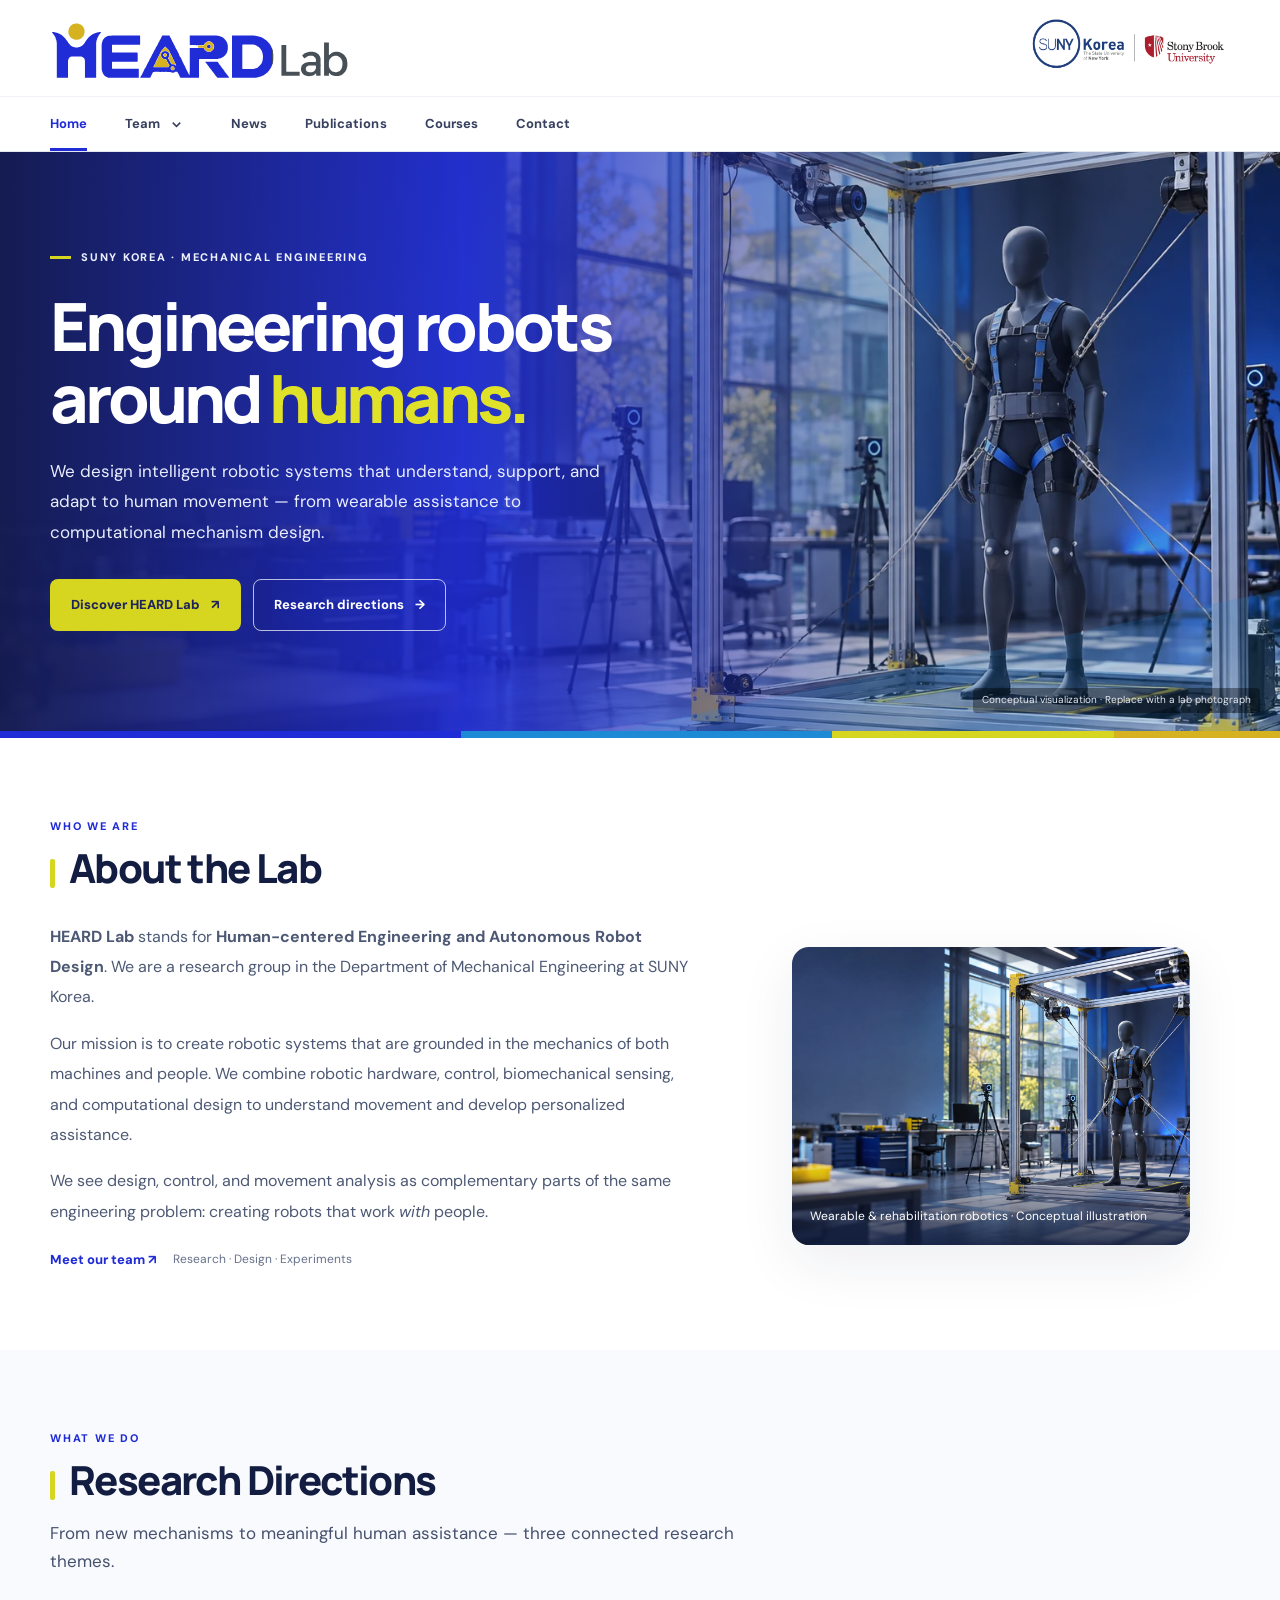
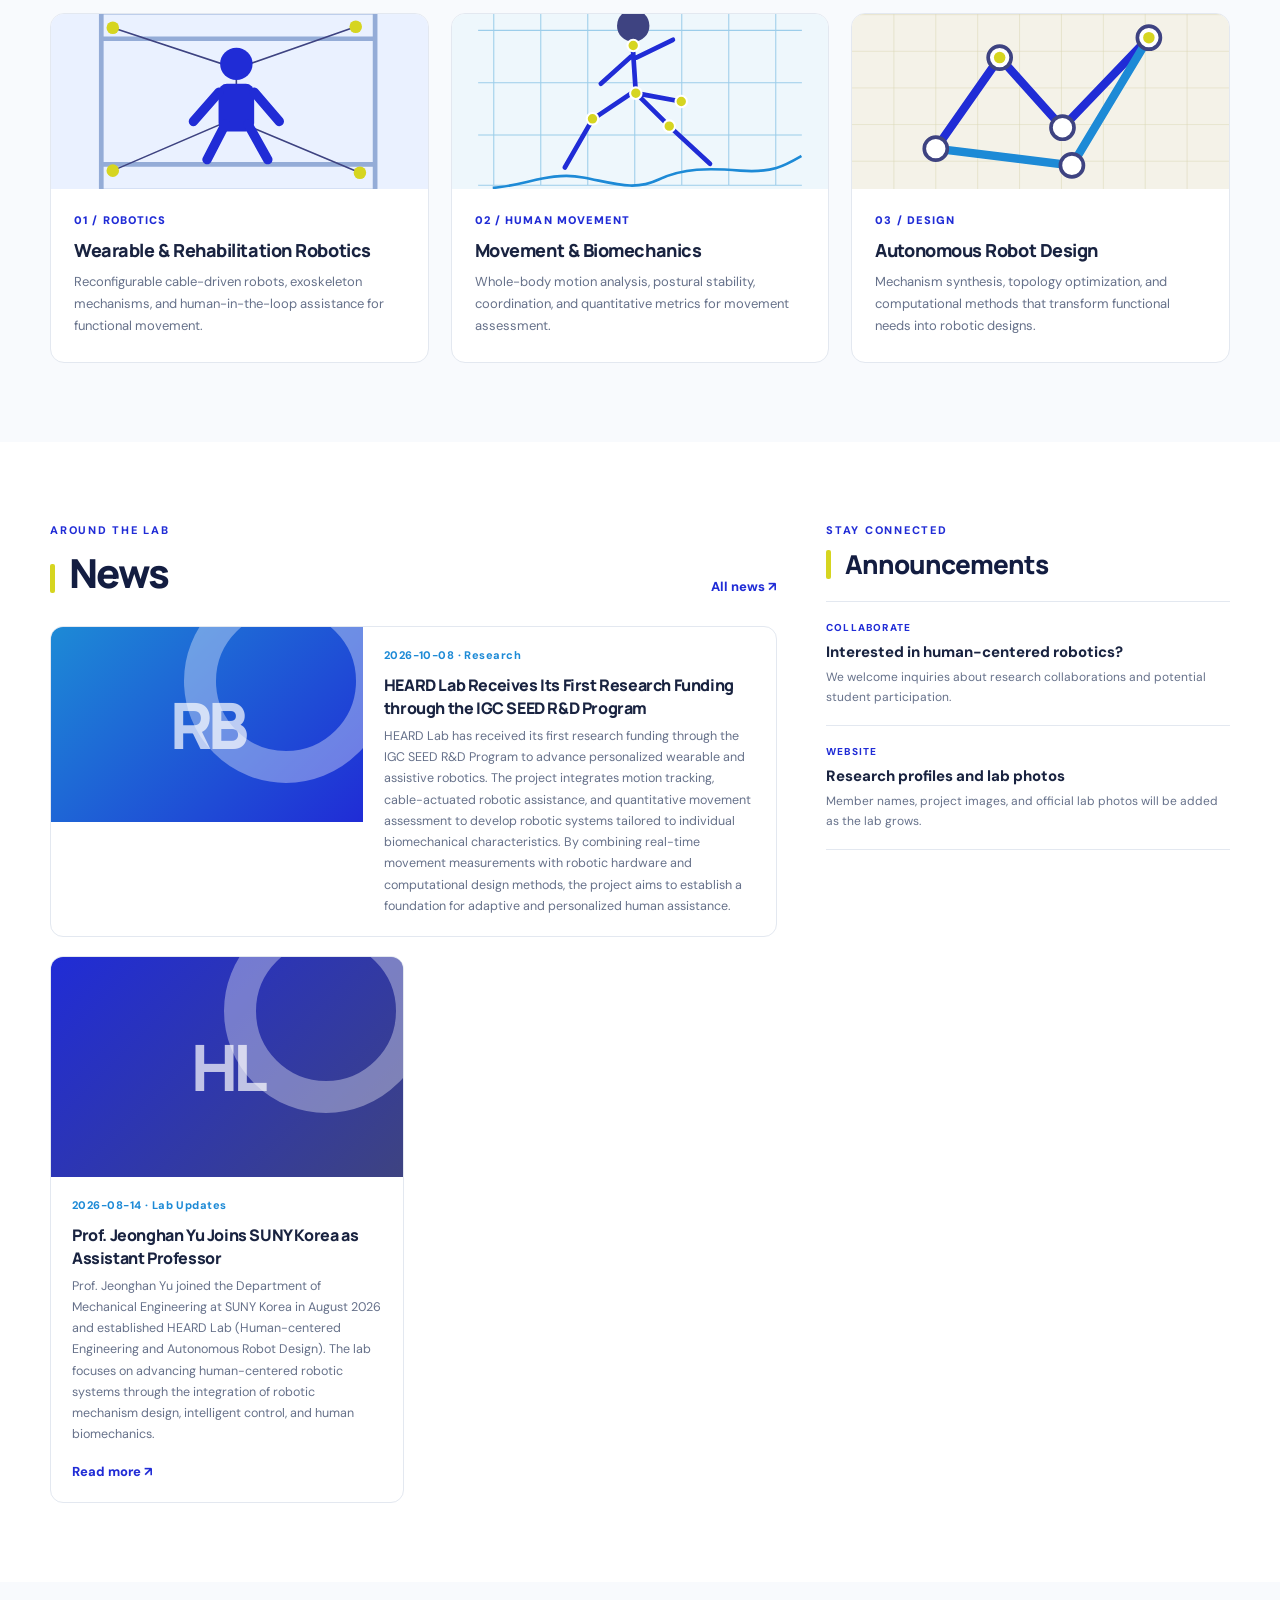
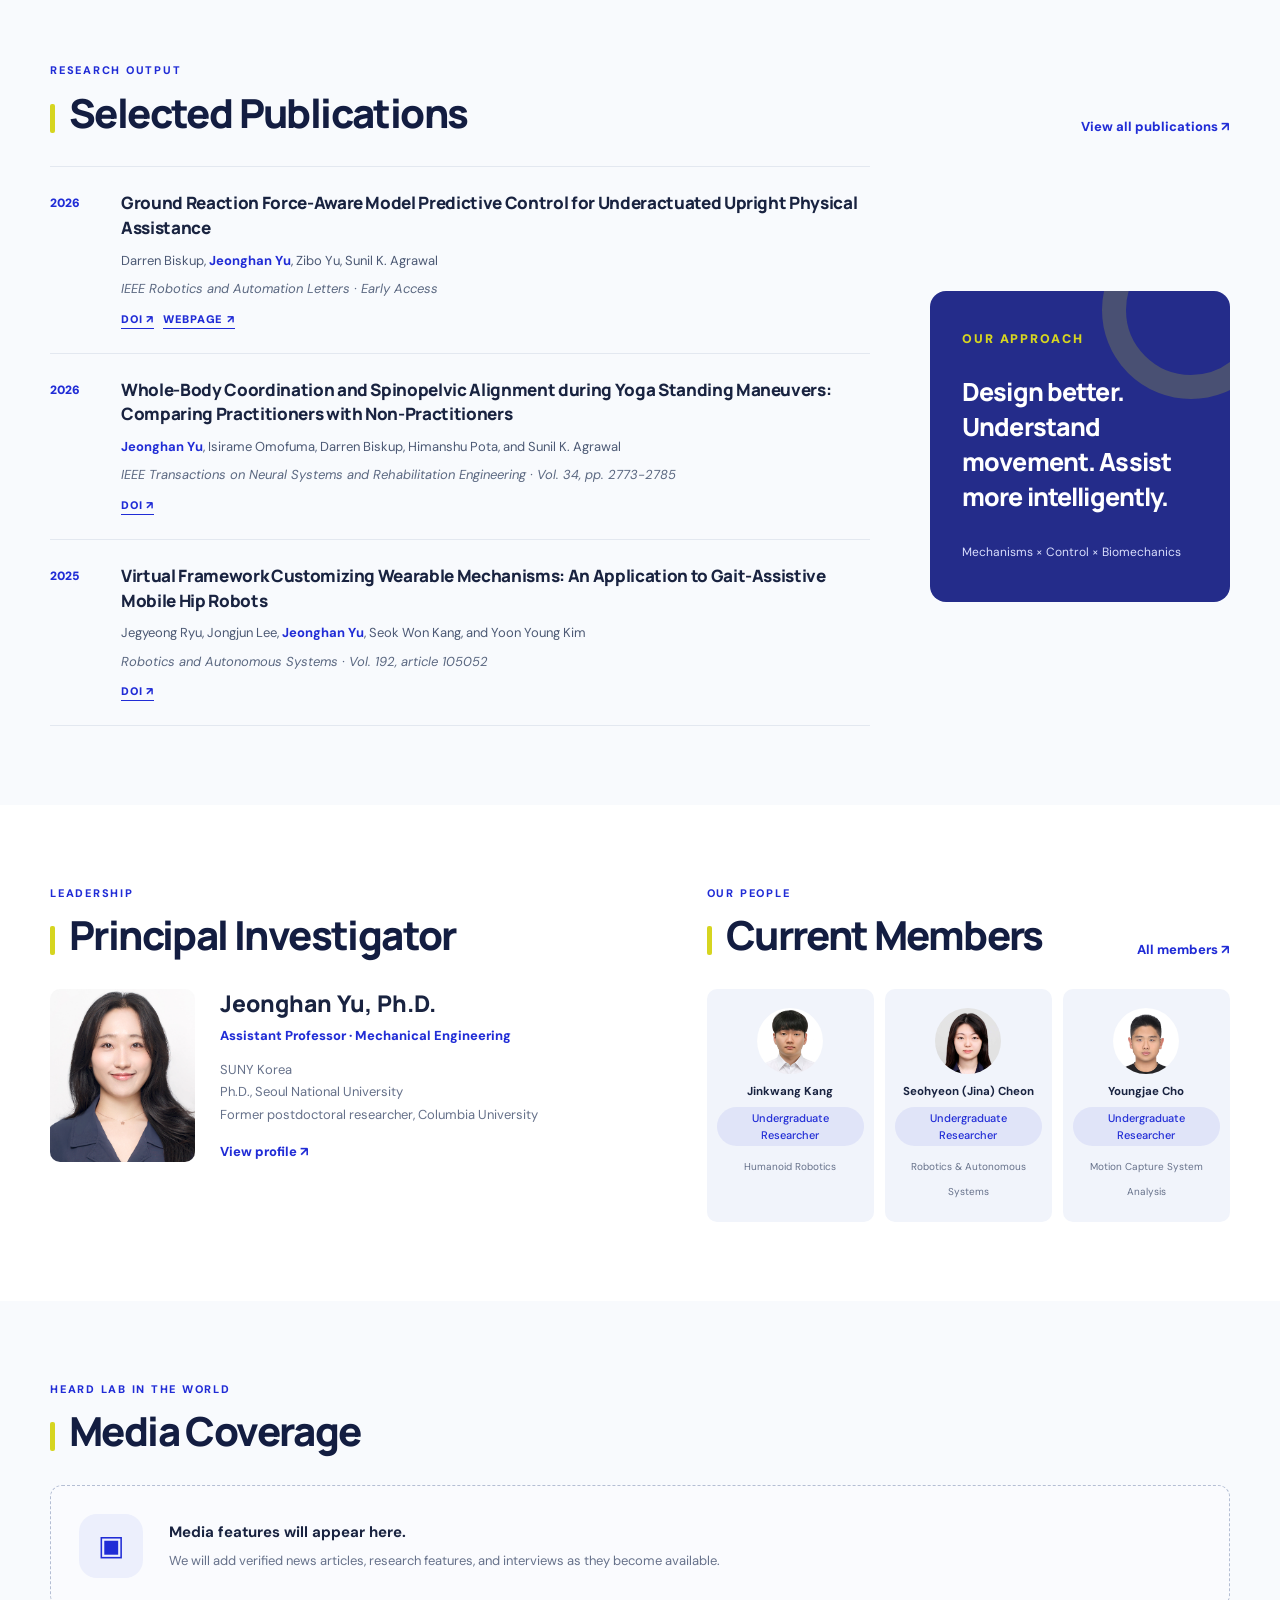
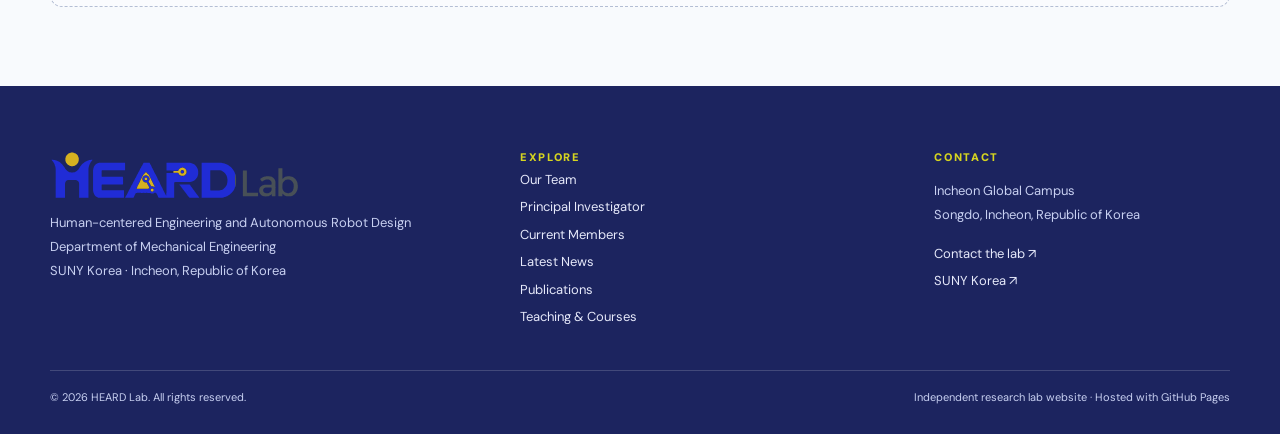
<file: index.html>
<!doctype html>
<html lang="en">
<head>
<meta charset="UTF-8">
<meta name="viewport" content="width=device-width,initial-scale=1">
<meta name="theme-color" content="#202CD6">
<title>Home | HEARD Lab</title>
<meta name="description" content="HEARD Lab — Human-centered Engineering and Autonomous Robot Design at SUNY Korea.">
<link rel="icon" href="assets/images/Logos/HEARD_H.svg" type="image/svg+xml">
<link rel="stylesheet" href="assets/css/style.css">
<script defer src="assets/js/content.js"></script>
<script defer src="assets/js/site.js"></script>
</head>
<body>
<a href="#main" class="skip-link">Skip to content</a><header class="site-header"><div class="container header-main"><a class="brand" href="index.html" aria-label="HEARD Lab home"><picture><source media="(max-width:540px)" srcset="assets/images/Logos/HEARD_H.svg" width="285" height="285"><img src="assets/images/Logos/HEARD.svg" alt="HEARD Lab" class="brand-logo" width="1365" height="273"></picture></a><div class="school-logo"><a href="https://www.sunykorea.ac.kr/en/" target="_blank" rel="noopener noreferrer" aria-label="SUNY Korea website"><img src="assets/images/7_SUNY_sbu_eng.png"></a>

</div><button id="menu-toggle" class="menu-toggle" aria-controls="site-nav" aria-expanded="false">☰ &nbsp;Menu</button></div><div class="nav-row"><nav class="container nav-inner" id="site-nav" aria-label="Main navigation"><a class="nav-link active" href="index.html" aria-current="page">Home</a><div class="nav-team" id="nav-team"><div class="nav-team-row"><a class="nav-link" href="team.html">Team</a><button class="team-menu-toggle" id="team-menu-toggle" type="button" aria-label="Toggle Team submenu" aria-expanded="false" aria-controls="team-submenu"><svg viewBox="0 0 16 16" aria-hidden="true"><path d="m4 6 4 4 4-4"/></svg></button></div><div class="team-submenu" id="team-submenu" hidden><a href="pi.html">Principal Investigator</a><a href="members.html">Current Members</a></div></div><a class="nav-link" href="news.html">News</a><a class="nav-link" href="publications.html">Publications</a><a class="nav-link" href="courses.html">Courses</a><a class="nav-link" href="contact.html">Contact</a></nav></div></header>
<main id="main">

<section class="hero" aria-label="Welcome to HEARD Lab"><div class="hero-photo"><img src="assets/images/hero-concept.webp" alt="Concept visualization of a cable-driven robotic assistance experiment in a modern research laboratory" fetchpriority="high"></div><div class="container hero-inner"><div class="hero-copy"><div class="eyebrow">SUNY KOREA · MECHANICAL ENGINEERING</div><h1>Engineering robots<br>around <em>humans.</em></h1><p class="hero-desc">We design intelligent robotic systems that understand, support, and adapt to human movement — from wearable assistance to computational mechanism design.</p><div class="hero-actions"><a class="btn btn-primary" href="#about">Discover HEARD Lab <span aria-hidden="true">↗</span></a><a class="btn btn-outline" href="#research">Research directions <span aria-hidden="true">→</span></a></div></div></div><div class="hero-caption">Conceptual visualization · Replace with a lab photograph</div></section><div class="hero-side-mark"></div>

<section class="section" id="about"><div class="container"><div class="section-head"><div><span class="section-kicker">Who we are</span><h2>About the Lab</h2></div></div><div class="about-grid"><div class="about-text"><p><strong>HEARD Lab</strong> stands for <strong>Human-centered Engineering and Autonomous Robot Design</strong>. We are a research group in the Department of Mechanical Engineering at SUNY Korea.</p><p>Our mission is to create robotic systems that are grounded in the mechanics of both machines and people. We combine robotic hardware, control, biomechanical sensing, and computational design to understand movement and develop personalized assistance.</p><p>We see design, control, and movement analysis as complementary parts of the same engineering problem: creating robots that work <em>with</em> people.</p><div class="about-bottom"><a href="team.html" class="link-more">Meet our team ↗</a><span class="fineprint">Research · Design · Experiments</span></div></div><figure class="about-visual"><img src="assets/images/hero-concept.webp" alt="Concept image of a reconfigurable cable-driven robotic testbed" loading="lazy"><figcaption>Wearable & rehabilitation robotics · Conceptual illustration</figcaption></figure></div></div></section>

<section class="section section-tinted" id="research"><div class="container"><div class="section-head"><div><span class="section-kicker">What we do</span><h2>Research Directions</h2><p class="section-lead">From new mechanisms to meaningful human assistance — three connected research themes.</p></div></div><div class="pillar-grid"><article class="pillar-card"><img src="assets/images/robotics-illustration.svg" alt="Illustration of cable-driven robot and human support" loading="lazy"><div class="pillar-body"><div class="pillar-number">01 / ROBOTICS</div><h3>Wearable & Rehabilitation Robotics</h3><p>Reconfigurable cable-driven robots, exoskeleton mechanisms, and human-in-the-loop assistance for functional movement.</p></div></article><article class="pillar-card"><img src="assets/images/biomechanics-illustration.svg" alt="Illustration of human motion capture and stability measurement" loading="lazy"><div class="pillar-body"><div class="pillar-number">02 / HUMAN MOVEMENT</div><h3>Movement & Biomechanics</h3><p>Whole-body motion analysis, postural stability, coordination, and quantitative metrics for movement assessment.</p></div></article><article class="pillar-card"><img src="assets/images/design-illustration.svg" alt="Illustration of linked mechanism and optimization" loading="lazy"><div class="pillar-body"><div class="pillar-number">03 / DESIGN</div><h3>Autonomous Robot Design</h3><p>Mechanism synthesis, topology optimization, and computational methods that transform functional needs into robotic designs.</p></div></article></div></div></section>

<section class="section" id="news"><div class="container news-layout"><div><div class="section-head"><div><span class="section-kicker">Around the lab</span><h2>News</h2></div><a class="link-more" href="news.html">All news ↗</a></div><div class="news-grid" id="home-news"></div></div><aside><div class="section-head aside-header"><div><span class="section-kicker">Stay connected</span><h2>Announcements</h2></div></div><div class="announcement-list" id="home-announcements"></div></aside></div></section>
<section class="section section-tinted" id="publications"><div class="container"><div class="section-head"><div><span class="section-kicker">Research output</span><h2>Selected Publications</h2></div><a class="link-more" href="publications.html">View all publications ↗</a></div><div class="home-pub-feature"><div class="pub-list" id="home-pubs"></div><aside class="feature-quote"><small>Our approach</small><p>Design better. Understand movement. Assist more intelligently.</p><span>Mechanisms × Control × Biomechanics</span></aside></div></div></section>

<section class="section" id="people"><div class="container people-layout"><div><div class="section-head"><div><span class="section-kicker">Leadership</span><h2>Principal Investigator</h2></div></div><div class="pi-card"><img src="assets/images/Members/Jeonghan.jpg" alt="Jeonghan Yu"><div><h3>Jeonghan Yu, Ph.D.</h3><div class="role">Assistant Professor · Mechanical Engineering</div><p>SUNY Korea<br>Ph.D., Seoul National University<br>Former postdoctoral researcher, Columbia University</p><a class="link-more" href="pi.html">View profile ↗</a></div></div></div><div><div class="section-head"><div><span class="section-kicker">Our people</span><h2>Current Members</h2></div><a href="members.html" class="link-more">All members ↗</a></div><div class="member-strip" id="home-members"><p class="profiles-empty">Profiles coming soon.</p></div></div></div></section>

<section class="section section-tinted" id="media"><div class="container"><div class="section-head"><div><span class="section-kicker">HEARD Lab in the world</span><h2>Media Coverage</h2></div></div><div id="home-media"><div class="media-empty"><div class="media-icon" aria-hidden="true">▣</div><div><strong>Media features will appear here.</strong><p>We will add verified news articles, research features, and interviews as they become available.</p></div></div></div></div></section>
</main>

<footer class="site-footer"><div class="container footer-top"><div><a class="footer-brand" href="index.html" aria-label="HEARD Lab home"><img src="assets/images/Logos/HEARD.svg" alt="HEARD Lab" width="1365" height="273"></a><p class="footer-muted">Human-centered Engineering and Autonomous Robot Design<br>Department of Mechanical Engineering<br>SUNY Korea · Incheon, Republic of Korea</p></div><div><div class="footer-label">Explore</div><div class="footer-links"><a href="team.html">Our Team</a><a href="pi.html">Principal Investigator</a><a href="members.html">Current Members</a><a href="news.html">Latest News</a><a href="publications.html">Publications</a><a href="courses.html">Teaching & Courses</a></div></div><div><div class="footer-label">Contact</div><p class="footer-muted">Incheon Global Campus<br>Songdo, Incheon, Republic of Korea</p><div class="footer-links"><a href="contact.html">Contact the lab ↗</a><a href="https://www.sunykorea.ac.kr/en/" target="_blank" rel="noopener noreferrer">SUNY Korea ↗</a></div></div></div><div class="container footer-bottom"><span>© 2026 HEARD Lab. All rights reserved.</span><span>Independent research lab website · Hosted with GitHub Pages</span></div></footer>
</body>
</html>
</file>
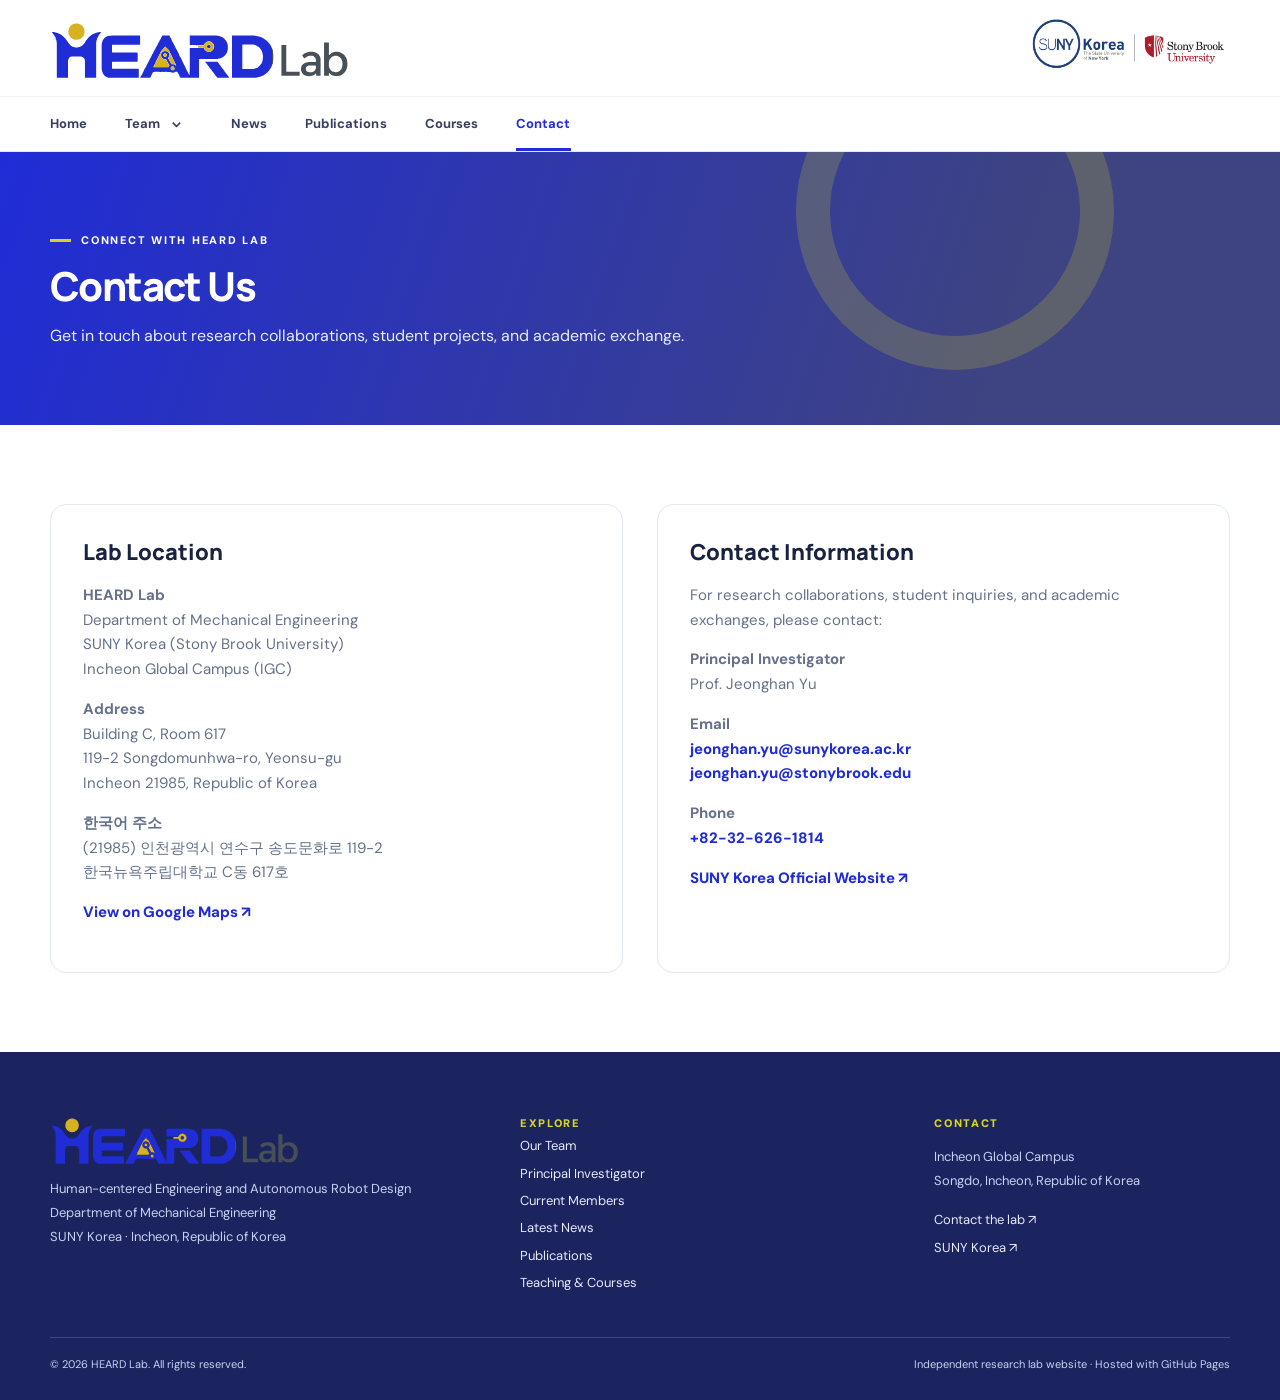
<file: contact.html>
<!doctype html>
<html lang="en">
<head>
<meta charset="UTF-8">
<meta name="viewport" content="width=device-width,initial-scale=1">
<meta name="theme-color" content="#202CD6">
<title>Contact | HEARD Lab</title>
<meta name="description" content="Contact HEARD Lab at SUNY Korea in Incheon, South Korea.">
<link rel="icon" href="assets/images/Logos/HEARD_H.svg" type="image/svg+xml">
<link rel="stylesheet" href="assets/css/style.css">
<script defer src="assets/js/content.js"></script>
<script defer src="assets/js/site.js"></script>
</head>
<body>
<a href="#main" class="skip-link">Skip to content</a><header class="site-header"><div class="container header-main"><a class="brand" href="index.html" aria-label="HEARD Lab home"><picture><source media="(max-width:540px)" srcset="assets/images/Logos/HEARD_H.svg" width="285" height="285"><img src="assets/images/Logos/HEARD.svg" alt="HEARD Lab" class="brand-logo" width="1365" height="273"></picture></a><div class="school-logo"><a href="https://www.sunykorea.ac.kr/en/" target="_blank" rel="noopener noreferrer" aria-label="SUNY Korea website"><img src="assets/images/7_SUNY_sbu_eng.png" alt="SUNY Korea temporary wordmark, replace with official school logo"></a></div><button id="menu-toggle" class="menu-toggle" aria-controls="site-nav" aria-expanded="false">☰ &nbsp;Menu</button></div><div class="nav-row"><nav class="container nav-inner" id="site-nav" aria-label="Main navigation"><a class="nav-link" href="index.html">Home</a><div class="nav-team" id="nav-team"><div class="nav-team-row"><a class="nav-link" href="team.html">Team</a><button class="team-menu-toggle" id="team-menu-toggle" type="button" aria-label="Toggle Team submenu" aria-expanded="false" aria-controls="team-submenu"><svg viewBox="0 0 16 16" aria-hidden="true"><path d="m4 6 4 4 4-4"/></svg></button></div><div class="team-submenu" id="team-submenu" hidden><a href="pi.html">Principal Investigator</a><a href="members.html">Current Members</a></div></div><a class="nav-link" href="news.html">News</a><a class="nav-link" href="publications.html">Publications</a><a class="nav-link" href="courses.html">Courses</a><a class="nav-link active" href="contact.html" aria-current="page">Contact</a></nav></div></header>
<main id="main"><div class="page-intro"><div class="container"><div class="eyebrow">Connect with HEARD Lab</div><h1>Contact Us</h1><p>Get in touch about research collaborations, student projects, and academic exchange.</p></div></div>


<section class="section">
  <div class="container contact-grid">

    <!-- Lab Location -->
    <div class="contact-panel">
      <h3>Lab Location</h3>

      <p>
        <strong>HEARD Lab</strong><br>
        Department of Mechanical Engineering<br>
        SUNY Korea (Stony Brook University)<br>
        Incheon Global Campus (IGC)
      </p>

      <p>
        <strong>Address</strong><br>
        Building C, Room 617<br>
        119-2 Songdomunhwa-ro, Yeonsu-gu<br>
        Incheon 21985, Republic of Korea
      </p>

      <p>
        <strong>한국어 주소</strong><br>
        (21985) 인천광역시 연수구 송도문화로 119-2<br>
        한국뉴욕주립대학교 C동 617호
      </p>

      <p>
        <a href="https://www.google.com/maps/search/?api=1&amp;query=119-2+Songdomunhwa-ro+Yeonsu-gu+Incheon"
           target="_blank"
           rel="noopener noreferrer">
          View on Google Maps ↗
        </a>
      </p>
    </div>

    <!-- Contact Information -->
    <div class="contact-panel">
      <h3>Contact Information</h3>

      <p>
        For research collaborations, student inquiries,
        and academic exchanges, please contact:
      </p>

      <p>
        <strong>Principal Investigator</strong><br>
        Prof. Jeonghan Yu
      </p>

      <p>
        <strong>Email</strong><br>
        <a href="mailto:jeonghan.yu@sunykorea.ac.kr">
          jeonghan.yu@sunykorea.ac.kr
        </a><br>
        <a href="mailto:jeonghan.yu@stonybrook.edu">
          jeonghan.yu@stonybrook.edu
        </a>
      </p>

      <p>
        <strong>Phone</strong><br>
        <a href="tel:+82326261814">
          +82-32-626-1814
        </a>
      </p>

      <p>
        <a href="https://www.sunykorea.ac.kr/en/"
           target="_blank"
           rel="noopener noreferrer">
          SUNY Korea Official Website ↗
        </a>
      </p>
    </div>

  </div>
</section>

</main>
<footer class="site-footer"><div class="container footer-top"><div><a class="footer-brand" href="index.html" aria-label="HEARD Lab home"><img src="assets/images/Logos/HEARD.svg" alt="HEARD Lab" width="1365" height="273"></a><p class="footer-muted">Human-centered Engineering and Autonomous Robot Design<br>Department of Mechanical Engineering<br>SUNY Korea · Incheon, Republic of Korea</p></div><div><div class="footer-label">Explore</div><div class="footer-links"><a href="team.html">Our Team</a><a href="pi.html">Principal Investigator</a><a href="members.html">Current Members</a><a href="news.html">Latest News</a><a href="publications.html">Publications</a><a href="courses.html">Teaching & Courses</a></div></div><div><div class="footer-label">Contact</div><p class="footer-muted">Incheon Global Campus<br>Songdo, Incheon, Republic of Korea</p><div class="footer-links"><a href="contact.html">Contact the lab ↗</a><a href="https://www.sunykorea.ac.kr/en/" target="_blank" rel="noopener noreferrer">SUNY Korea ↗</a></div></div></div><div class="container footer-bottom"><span>© 2026 HEARD Lab. All rights reserved.</span><span>Independent research lab website · Hosted with GitHub Pages</span></div></footer>
</body>
</html>
</file>
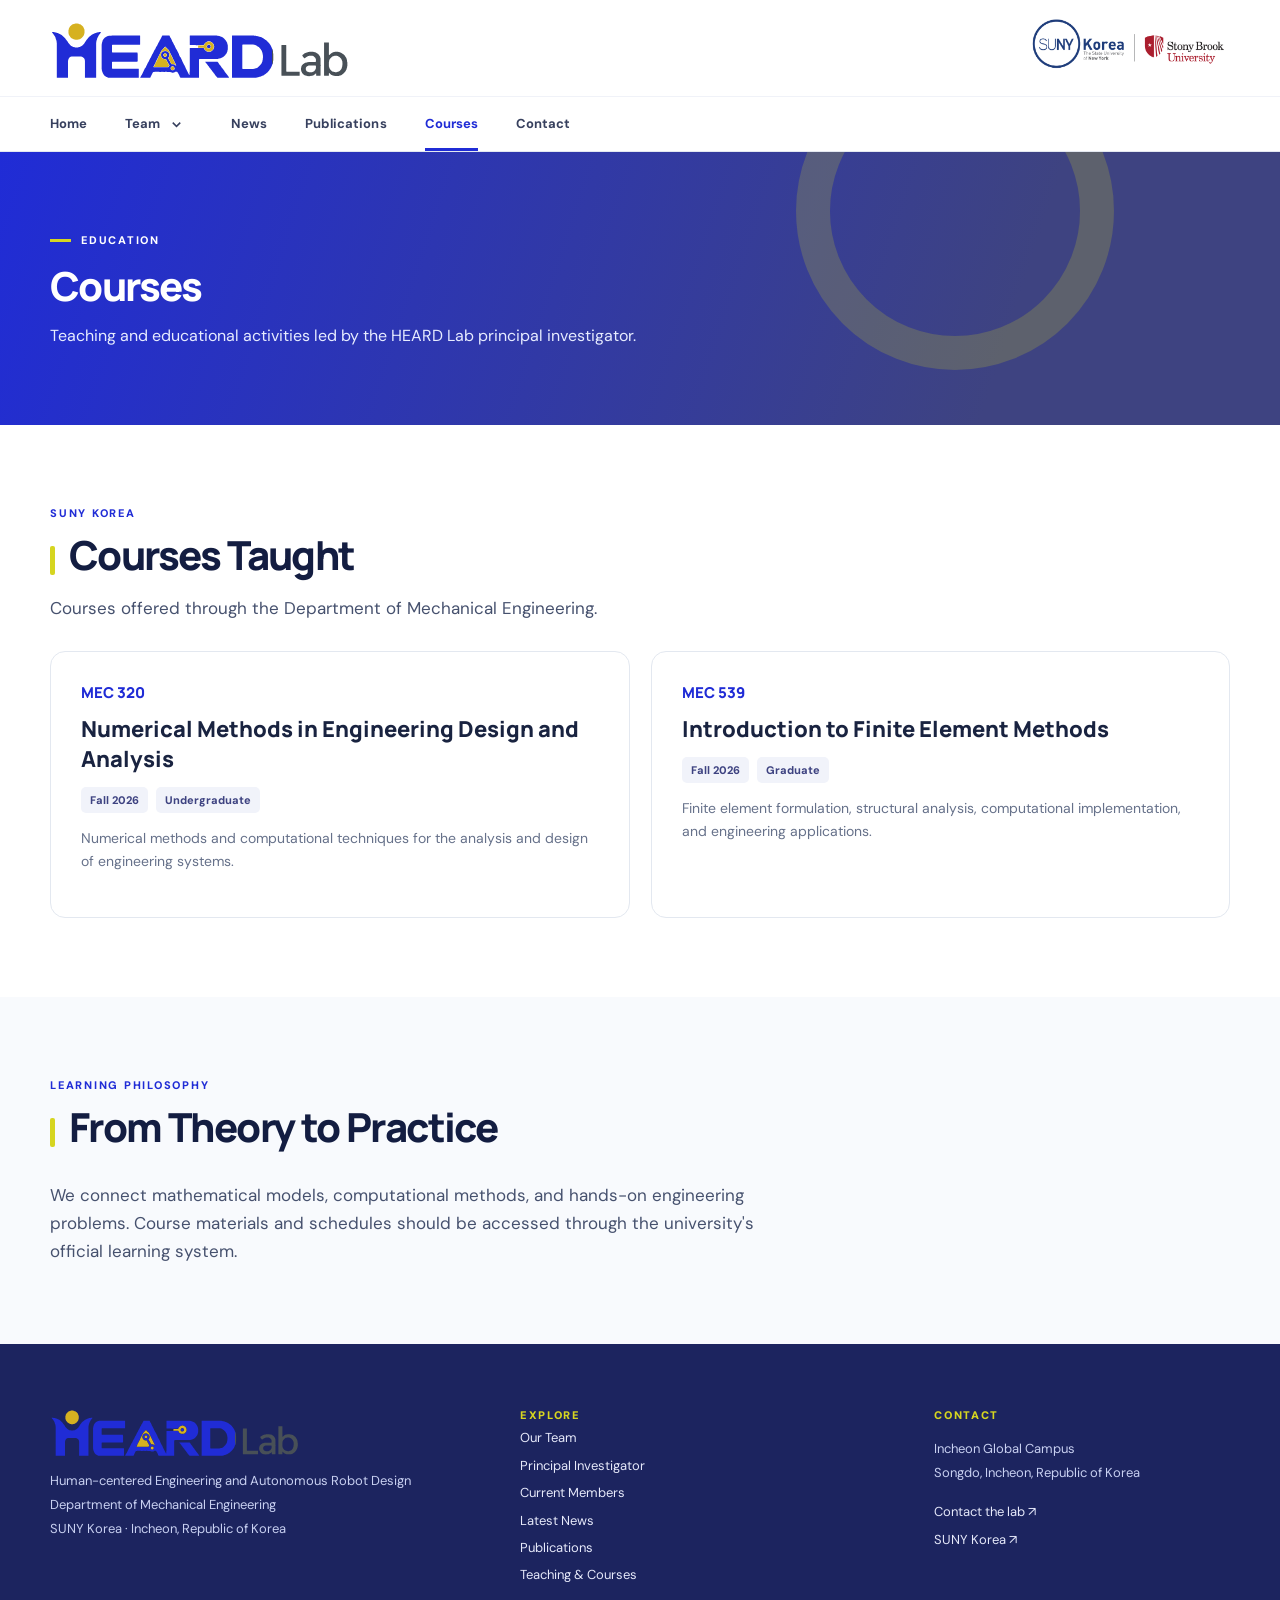
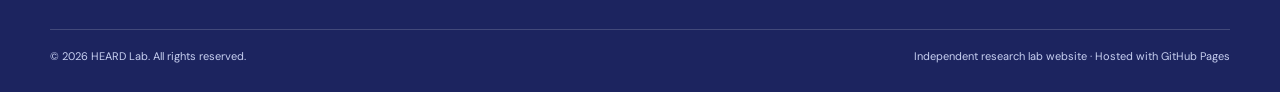
<file: courses.html>
<!doctype html>
<html lang="en">
<head>
<meta charset="UTF-8">
<meta name="viewport" content="width=device-width,initial-scale=1">
<meta name="theme-color" content="#202CD6">
<title>Courses | HEARD Lab</title>
<meta name="description" content="Courses taught by Professor Jeonghan Yu at SUNY Korea.">
<link rel="icon" href="assets/images/Logos/HEARD_H.svg" type="image/svg+xml">
<link rel="stylesheet" href="assets/css/style.css">
<script defer src="assets/js/content.js"></script>
<script defer src="assets/js/site.js"></script>
</head>
<body>
<a href="#main" class="skip-link">Skip to content</a><header class="site-header"><div class="container header-main"><a class="brand" href="index.html" aria-label="HEARD Lab home"><picture><source media="(max-width:540px)" srcset="assets/images/Logos/HEARD_H.svg" width="285" height="285"><img src="assets/images/Logos/HEARD.svg" alt="HEARD Lab" class="brand-logo" width="1365" height="273"></picture></a><div class="school-logo"><a href="https://www.sunykorea.ac.kr/en/" target="_blank" rel="noopener noreferrer" aria-label="SUNY Korea website"><img src="assets/images/7_SUNY_sbu_eng.png" alt="SUNY Korea temporary wordmark, replace with official school logo"></a></div><button id="menu-toggle" class="menu-toggle" aria-controls="site-nav" aria-expanded="false">☰ &nbsp;Menu</button></div><div class="nav-row"><nav class="container nav-inner" id="site-nav" aria-label="Main navigation"><a class="nav-link" href="index.html">Home</a><div class="nav-team" id="nav-team"><div class="nav-team-row"><a class="nav-link" href="team.html">Team</a><button class="team-menu-toggle" id="team-menu-toggle" type="button" aria-label="Toggle Team submenu" aria-expanded="false" aria-controls="team-submenu"><svg viewBox="0 0 16 16" aria-hidden="true"><path d="m4 6 4 4 4-4"/></svg></button></div><div class="team-submenu" id="team-submenu" hidden><a href="pi.html">Principal Investigator</a><a href="members.html">Current Members</a></div></div><a class="nav-link" href="news.html">News</a><a class="nav-link" href="publications.html">Publications</a><a class="nav-link active" href="courses.html" aria-current="page">Courses</a><a class="nav-link" href="contact.html">Contact</a></nav></div></header>
<main id="main"><div class="page-intro"><div class="container"><div class="eyebrow">Education</div><h1>Courses</h1><p>Teaching and educational activities led by the HEARD Lab principal investigator.</p></div></div>
<section class="section"><div class="container"><div class="section-head"><div><span class="section-kicker">SUNY Korea</span><h2>Courses Taught</h2><p class="section-lead">Courses offered through the Department of Mechanical Engineering.</p></div></div><div class="course-grid" id="courses-list"></div></div></section>
<section class="section section-tinted"><div class="container"><div class="section-head"><div><span class="section-kicker">Learning philosophy</span><h2>From Theory to Practice</h2></div></div><p class="section-lead">We connect mathematical models, computational methods, and hands-on engineering problems. Course materials and schedules should be accessed through the university's official learning system.</p></div></section>
</main>
<footer class="site-footer"><div class="container footer-top"><div><a class="footer-brand" href="index.html" aria-label="HEARD Lab home"><img src="assets/images/Logos/HEARD.svg" alt="HEARD Lab" width="1365" height="273"></a><p class="footer-muted">Human-centered Engineering and Autonomous Robot Design<br>Department of Mechanical Engineering<br>SUNY Korea · Incheon, Republic of Korea</p></div><div><div class="footer-label">Explore</div><div class="footer-links"><a href="team.html">Our Team</a><a href="pi.html">Principal Investigator</a><a href="members.html">Current Members</a><a href="news.html">Latest News</a><a href="publications.html">Publications</a><a href="courses.html">Teaching & Courses</a></div></div><div><div class="footer-label">Contact</div><p class="footer-muted">Incheon Global Campus<br>Songdo, Incheon, Republic of Korea</p><div class="footer-links"><a href="contact.html">Contact the lab ↗</a><a href="https://www.sunykorea.ac.kr/en/" target="_blank" rel="noopener noreferrer">SUNY Korea ↗</a></div></div></div><div class="container footer-bottom"><span>© 2026 HEARD Lab. All rights reserved.</span><span>Independent research lab website · Hosted with GitHub Pages</span></div></footer>
</body>
</html>
</file>
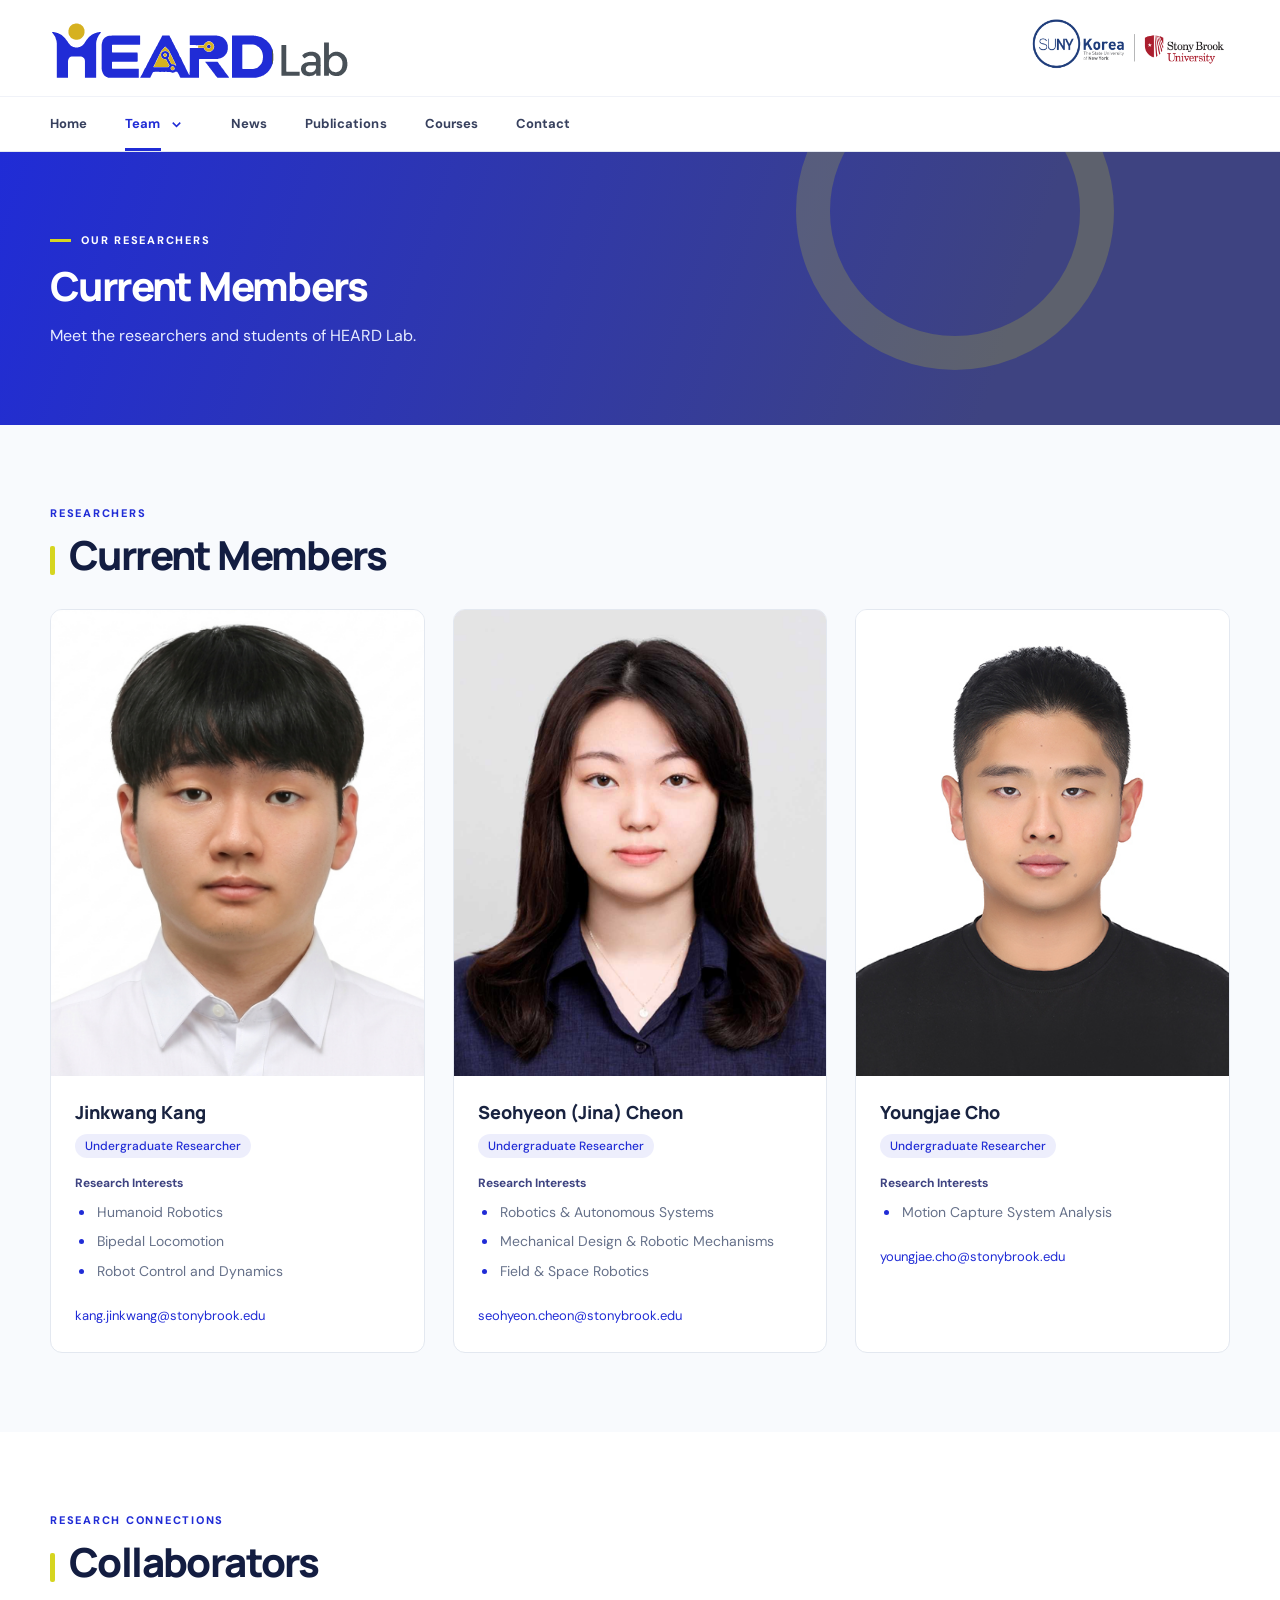
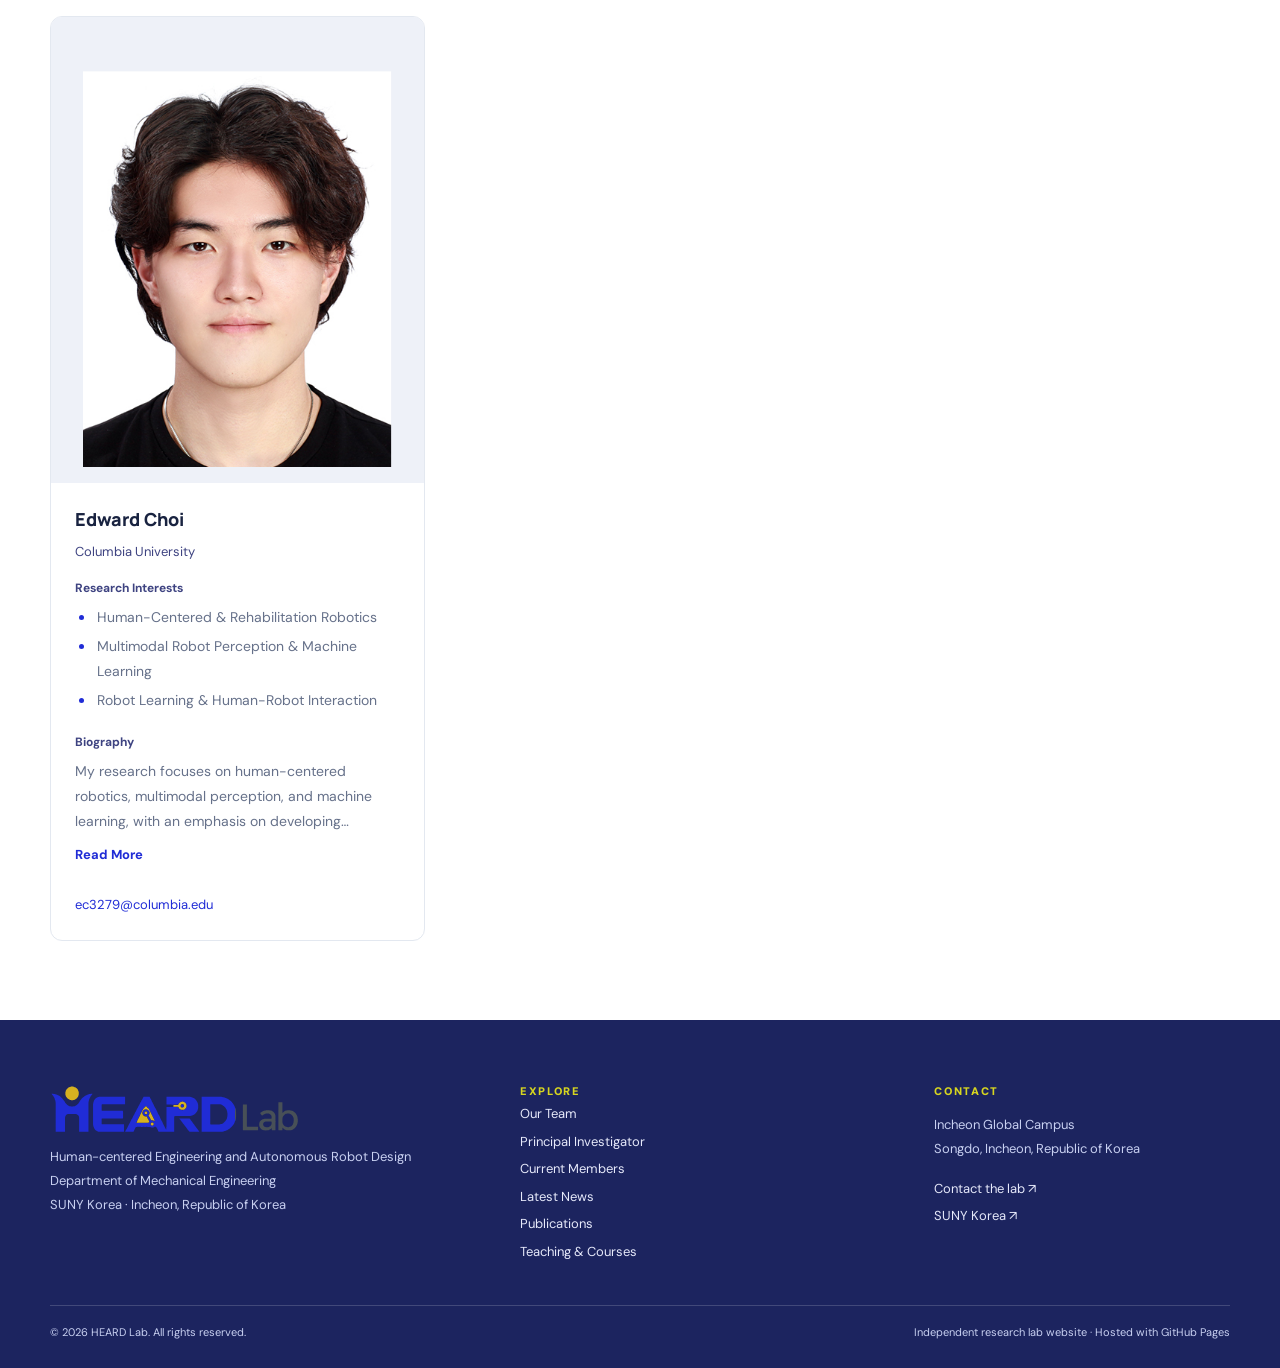
<file: members.html>
<!doctype html>
<html lang="en">
<head>
<meta charset="UTF-8">
<meta name="viewport" content="width=device-width,initial-scale=1">
<meta name="theme-color" content="#202CD6">
<title>Current Members | HEARD Lab</title>
<meta name="description" content="Meet the current researchers, students, and collaborators of HEARD Lab.">
<link rel="icon" href="assets/images/Logos/HEARD_H.svg" type="image/svg+xml">
<link rel="stylesheet" href="assets/css/style.css">
<script defer src="assets/js/content.js"></script>
<script defer src="assets/js/site.js"></script>
</head>
<body>
<a href="#main" class="skip-link">Skip to content</a><header class="site-header"><div class="container header-main"><a class="brand" href="index.html" aria-label="HEARD Lab home"><picture><source media="(max-width:540px)" srcset="assets/images/Logos/HEARD_H.svg" width="285" height="285"><img src="assets/images/Logos/HEARD.svg" alt="HEARD Lab" class="brand-logo" width="1365" height="273"></picture></a><div class="school-logo"><a href="https://www.sunykorea.ac.kr/en/" target="_blank" rel="noopener noreferrer" aria-label="SUNY Korea website"><img src="assets/images/7_SUNY_sbu_eng.png" alt="SUNY Korea temporary wordmark, replace with official school logo"></a></div><button id="menu-toggle" class="menu-toggle" aria-controls="site-nav" aria-expanded="false">☰ &nbsp;Menu</button></div><div class="nav-row"><nav class="container nav-inner" id="site-nav" aria-label="Main navigation"><a class="nav-link" href="index.html">Home</a><div class="nav-team" id="nav-team"><div class="nav-team-row"><a class="nav-link active" href="team.html">Team</a><button class="team-menu-toggle active" id="team-menu-toggle" type="button" aria-label="Toggle Team submenu" aria-expanded="false" aria-controls="team-submenu"><svg viewBox="0 0 16 16" aria-hidden="true"><path d="m4 6 4 4 4-4"/></svg></button></div><div class="team-submenu" id="team-submenu" hidden><a href="pi.html">Principal Investigator</a><a href="members.html" class="active" aria-current="page">Current Members</a></div></div><a class="nav-link" href="news.html">News</a><a class="nav-link" href="publications.html">Publications</a><a class="nav-link" href="courses.html">Courses</a><a class="nav-link" href="contact.html">Contact</a></nav></div></header>
<main id="main"><div class="page-intro"><div class="container"><div class="eyebrow">Our Researchers</div><h1>Current Members</h1><p>Meet the researchers and students of HEARD Lab.</p></div></div><section class="section section-tinted" aria-labelledby="members-heading"><div class="container"><div class="section-head"><div><span class="section-kicker">Researchers</span><h2 id="members-heading">Current Members</h2></div></div><div class="members-grid" id="team-members"><article class="member-card"><img class="profile-photo" src="assets/images/Members/Jinkwang.jpeg" alt="Portrait of Jinkwang Kang" loading="lazy" width="400" height="500"><div class="member-body"><h3>Jinkwang Kang</h3><span class="position-tag">Undergraduate Researcher</span><div class="member-interests"><h4>Research Interests</h4><ul><li>Humanoid Robotics</li><li>Bipedal Locomotion</li><li>Robot Control and Dynamics</li></ul></div><a class="member-email" href="mailto:kang.jinkwang%40stonybrook.edu">kang.jinkwang@stonybrook.edu</a></div></article><article class="member-card"><img class="profile-photo" src="assets/images/Members/Seohyeon.jpg" alt="Portrait of Seohyeon (Jina) Cheon" loading="lazy" width="400" height="500"><div class="member-body"><h3>Seohyeon (Jina) Cheon</h3><span class="position-tag">Undergraduate Researcher</span><div class="member-interests"><h4>Research Interests</h4><ul><li>Robotics &amp; Autonomous Systems</li><li>Mechanical Design &amp; Robotic Mechanisms</li><li>Field &amp; Space Robotics</li></ul></div><a class="member-email" href="mailto:seohyeon.cheon%40stonybrook.edu">seohyeon.cheon@stonybrook.edu</a></div></article><article class="member-card"><img class="profile-photo" src="assets/images/portrait-placeholder.svg" alt="Portrait of Youngjae Cho" loading="lazy" width="400" height="500"><div class="member-body"><h3>Youngjae Cho</h3><span class="position-tag">Undergraduate Researcher</span><div class="member-interests"><h4>Research Interests</h4><ul><li>Motion Capture System Analysis</li><li>TBA</li></ul></div><a class="member-email" href="mailto:youngjae.cho%40stonybrook.edu">youngjae.cho@stonybrook.edu</a></div></article></div></div></section><section class="section" aria-labelledby="collaborators-heading"><div class="container"><div class="section-head"><div><span class="section-kicker">Research connections</span><h2 id="collaborators-heading">Collaborators</h2></div></div><div class="members-grid" id="team-collaborators"><article class="member-card"><img class="profile-photo" src="assets/images/Members/Eddie.png" alt="Portrait of Edward Choi" loading="lazy" width="400" height="500"><div class="member-body"><h3>Edward Choi</h3><p class="member-affiliation">Columbia University</p><div class="member-interests"><h4>Research Interests</h4><ul><li>Human-Centered &amp; Rehabilitation Robotics</li><li>Multimodal Robot Perception &amp; Machine Learning</li><li>Robot Learning &amp; Human–Robot Interaction</li></ul></div><div class="member-biography"><h4>Biography</h4><p class="member-bio" id="profile-biography-1">My research focuses on human-centered robotics, multimodal perception, and machine learning, with an emphasis on developing intelligent assistive systems. At Columbia University&#39;s ROAR Lab, I have worked on integrating multimodal sensor data and deep learning to enable real-time human posture recognition and adaptive robotic assistance. My current research collaboration with the HEARD Lab focuses on estimating center of pressure (CoP) from kinematic and anthropometric data, initially exploring Gaussian Process Regression (GPR) while investigating additional machine learning approaches to improve estimation accuracy and generalizability.</p><button type="button" class="bio-toggle" aria-expanded="false" aria-controls="profile-biography-1" hidden>Read More</button></div><a class="member-email" href="mailto:ec3279%40columbia.edu">ec3279@columbia.edu</a></div></article></div></div></section></main>

<footer class="site-footer"><div class="container footer-top"><div><a class="footer-brand" href="index.html" aria-label="HEARD Lab home"><img src="assets/images/Logos/HEARD.svg" alt="HEARD Lab" width="1365" height="273"></a><p class="footer-muted">Human-centered Engineering and Autonomous Robot Design<br>Department of Mechanical Engineering<br>SUNY Korea · Incheon, Republic of Korea</p></div><div><div class="footer-label">Explore</div><div class="footer-links"><a href="team.html">Our Team</a><a href="pi.html">Principal Investigator</a><a href="members.html">Current Members</a><a href="news.html">Latest News</a><a href="publications.html">Publications</a><a href="courses.html">Teaching & Courses</a></div></div><div><div class="footer-label">Contact</div><p class="footer-muted">Incheon Global Campus<br>Songdo, Incheon, Republic of Korea</p><div class="footer-links"><a href="contact.html">Contact the lab ↗</a><a href="https://www.sunykorea.ac.kr/en/" target="_blank" rel="noopener noreferrer">SUNY Korea ↗</a></div></div></div><div class="container footer-bottom"><span>© 2026 HEARD Lab. All rights reserved.</span><span>Independent research lab website · Hosted with GitHub Pages</span></div></footer>
</body>
</html>
</file>
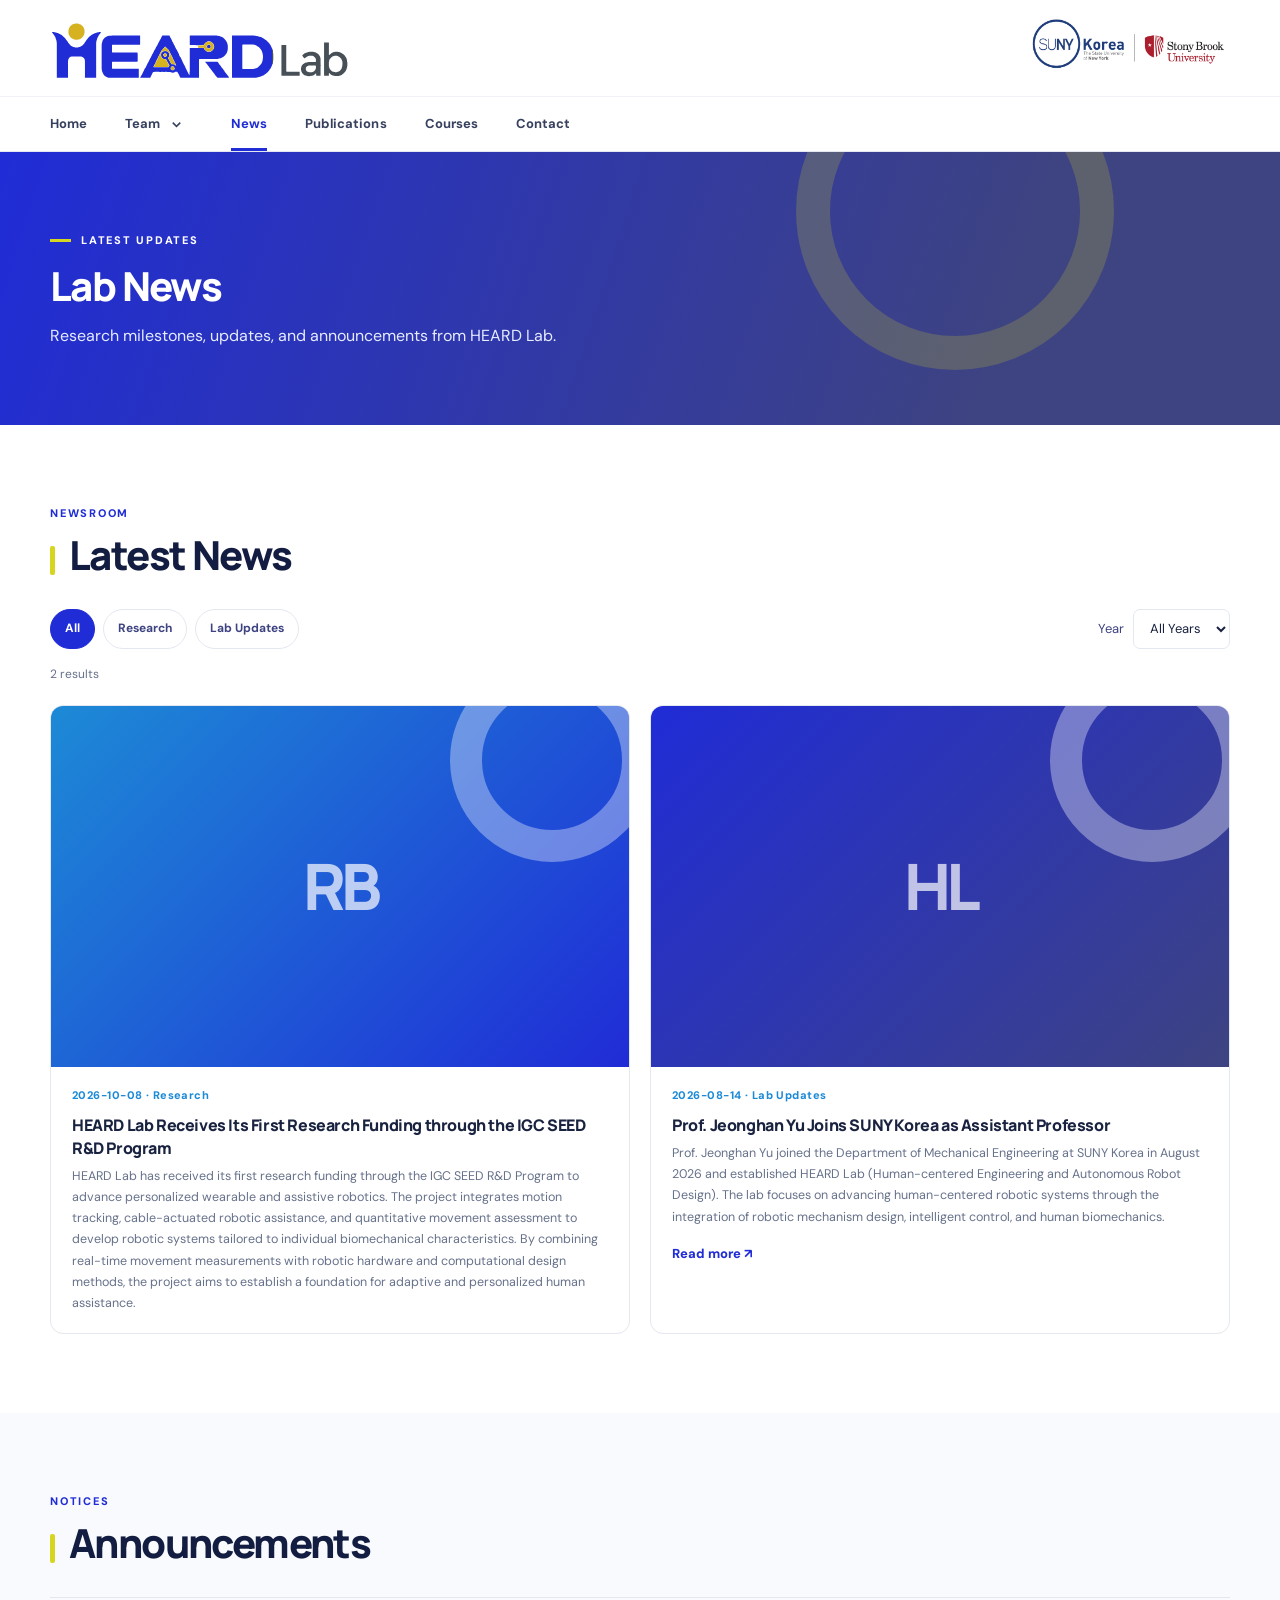
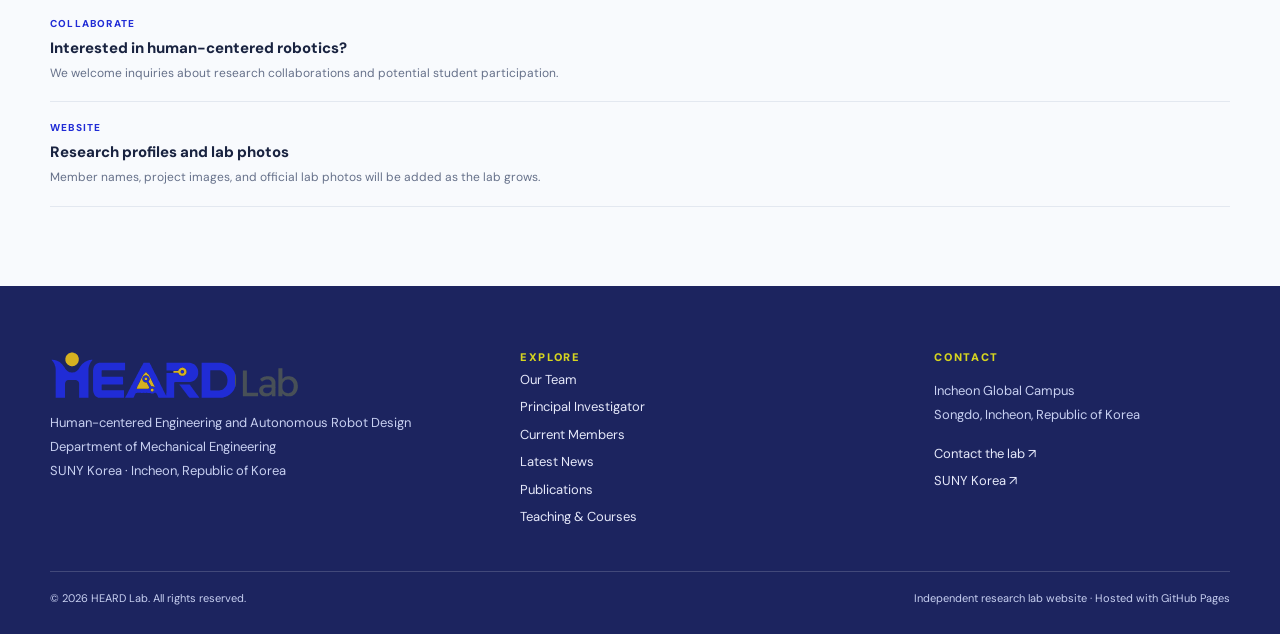
<file: news.html>
<!doctype html>
<html lang="en">
<head>
<meta charset="UTF-8">
<meta name="viewport" content="width=device-width,initial-scale=1">
<meta name="theme-color" content="#202CD6">
<title>News | HEARD Lab</title>
<meta name="description" content="HEARD Lab research news and announcements.">
<link rel="icon" href="assets/images/Logos/HEARD_H.svg" type="image/svg+xml">
<link rel="stylesheet" href="assets/css/style.css">
<script defer src="assets/js/content.js"></script>
<script defer src="assets/js/site.js"></script>
</head>
<body>
<a href="#main" class="skip-link">Skip to content</a><header class="site-header"><div class="container header-main"><a class="brand" href="index.html" aria-label="HEARD Lab home"><picture><source media="(max-width:540px)" srcset="assets/images/Logos/HEARD_H.svg" width="285" height="285"><img src="assets/images/Logos/HEARD.svg" alt="HEARD Lab" class="brand-logo" width="1365" height="273"></picture></a><div class="school-logo"><a href="https://www.sunykorea.ac.kr/en/" target="_blank" rel="noopener noreferrer" aria-label="SUNY Korea website"><img src="assets/images/7_SUNY_sbu_eng.png" alt="SUNY Korea temporary wordmark, replace with official school logo"></a></div><button id="menu-toggle" class="menu-toggle" aria-controls="site-nav" aria-expanded="false">☰ &nbsp;Menu</button></div><div class="nav-row"><nav class="container nav-inner" id="site-nav" aria-label="Main navigation"><a class="nav-link" href="index.html">Home</a><div class="nav-team" id="nav-team"><div class="nav-team-row"><a class="nav-link" href="team.html">Team</a><button class="team-menu-toggle" id="team-menu-toggle" type="button" aria-label="Toggle Team submenu" aria-expanded="false" aria-controls="team-submenu"><svg viewBox="0 0 16 16" aria-hidden="true"><path d="m4 6 4 4 4-4"/></svg></button></div><div class="team-submenu" id="team-submenu" hidden><a href="pi.html">Principal Investigator</a><a href="members.html">Current Members</a></div></div><a class="nav-link active" href="news.html" aria-current="page">News</a><a class="nav-link" href="publications.html">Publications</a><a class="nav-link" href="courses.html">Courses</a><a class="nav-link" href="contact.html">Contact</a></nav></div></header>
<main id="main"><div class="page-intro"><div class="container"><div class="eyebrow">Latest updates</div><h1>Lab News</h1><p>Research milestones, updates, and announcements from HEARD Lab.</p></div></div>
<section class="section"><div class="container"><div class="section-head"><div><span class="section-kicker">Newsroom</span><h2>Latest News</h2></div></div><div class="news-filters"><div id="news-categories" class="news-categories" role="group" aria-label="Filter news by category"></div><div class="news-year-control"><label for="news-year">Year</label><select id="news-year" aria-controls="all-news"><option value="">All Years</option></select></div></div><p id="news-results" class="news-results" role="status" aria-live="polite" aria-atomic="true"></p><div class="page-news-grid" id="all-news"></div></div></section>
<section class="section section-tinted"><div class="container"><div class="section-head"><div><span class="section-kicker">Notices</span><h2>Announcements</h2></div></div><div class="announcement-list" id="all-announcements"></div></div></section>
</main>
<footer class="site-footer"><div class="container footer-top"><div><a class="footer-brand" href="index.html" aria-label="HEARD Lab home"><img src="assets/images/Logos/HEARD.svg" alt="HEARD Lab" width="1365" height="273"></a><p class="footer-muted">Human-centered Engineering and Autonomous Robot Design<br>Department of Mechanical Engineering<br>SUNY Korea · Incheon, Republic of Korea</p></div><div><div class="footer-label">Explore</div><div class="footer-links"><a href="team.html">Our Team</a><a href="pi.html">Principal Investigator</a><a href="members.html">Current Members</a><a href="news.html">Latest News</a><a href="publications.html">Publications</a><a href="courses.html">Teaching & Courses</a></div></div><div><div class="footer-label">Contact</div><p class="footer-muted">Incheon Global Campus<br>Songdo, Incheon, Republic of Korea</p><div class="footer-links"><a href="contact.html">Contact the lab ↗</a><a href="https://www.sunykorea.ac.kr/en/" target="_blank" rel="noopener noreferrer">SUNY Korea ↗</a></div></div></div><div class="container footer-bottom"><span>© 2026 HEARD Lab. All rights reserved.</span><span>Independent research lab website · Hosted with GitHub Pages</span></div></footer>
</body>
</html>
</file>
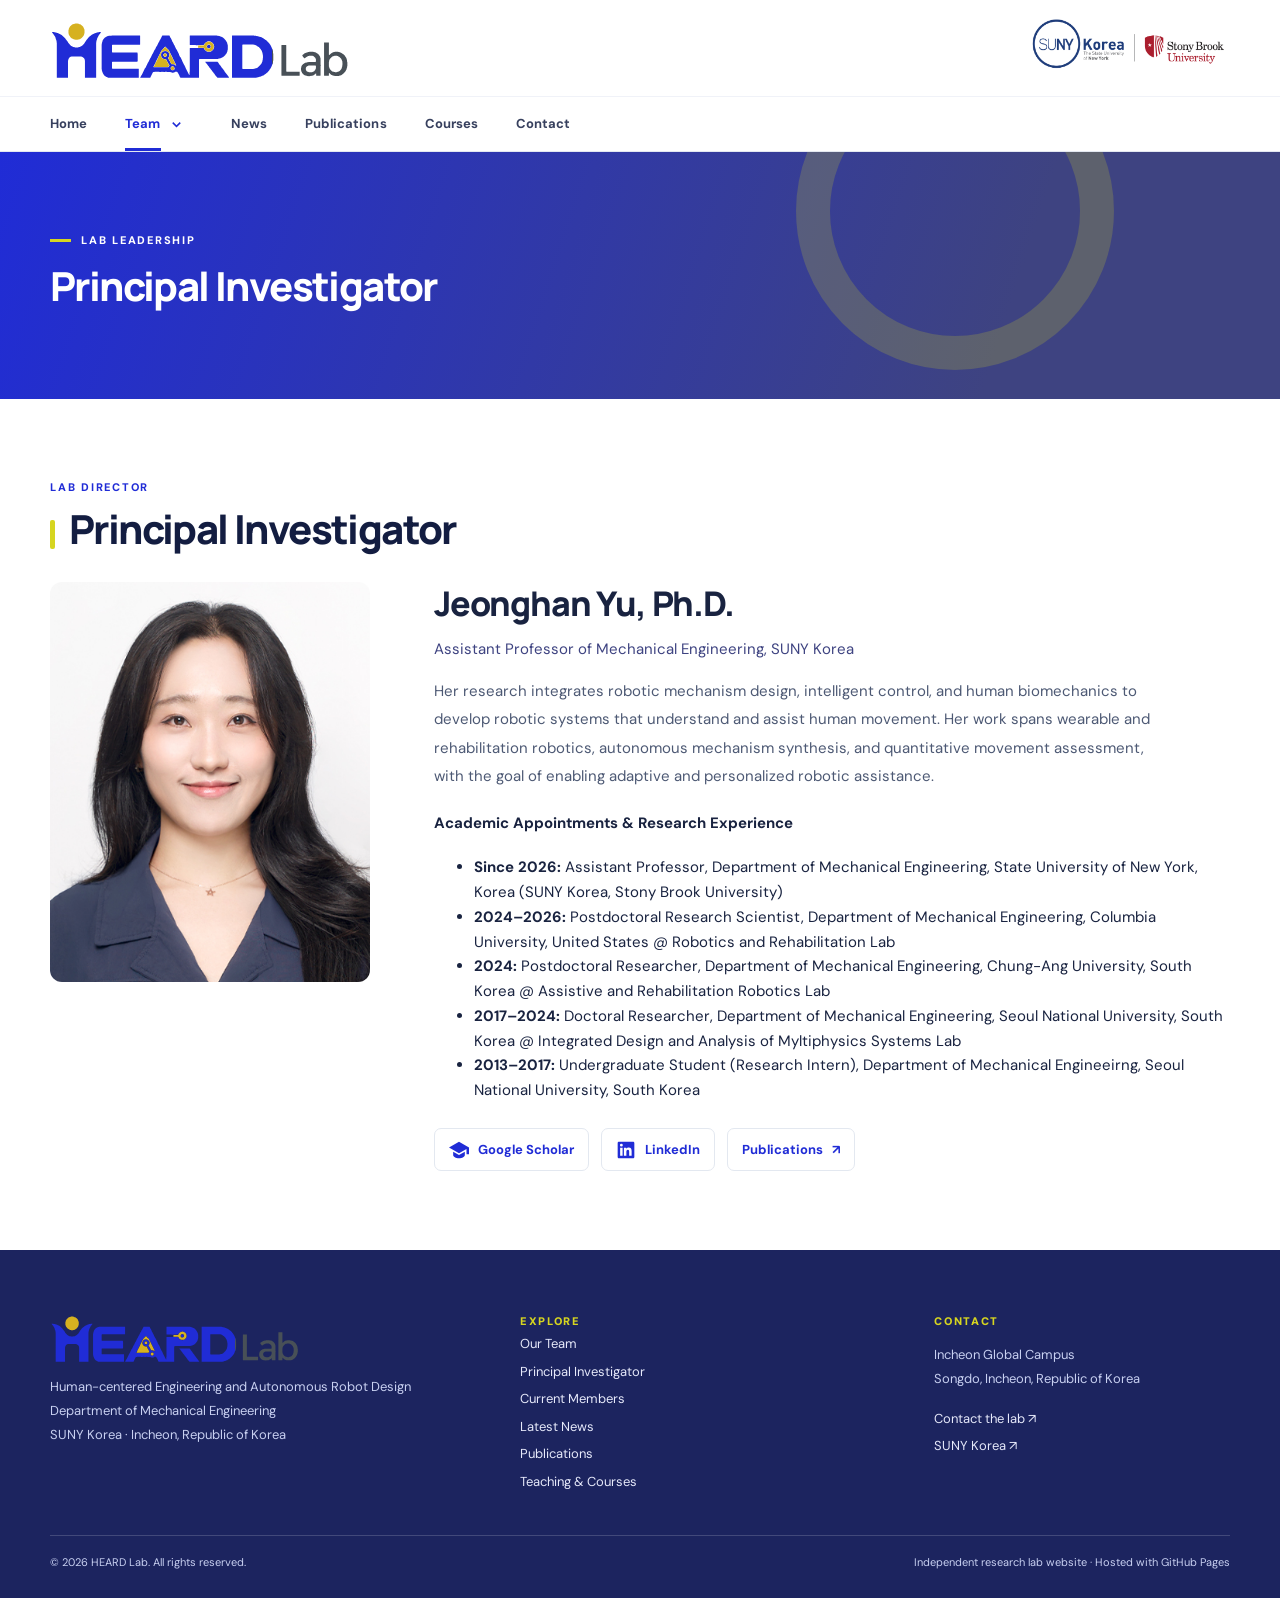
<file: pi.html>
<!doctype html>
<html lang="en">
<head>
<meta charset="UTF-8">
<meta name="viewport" content="width=device-width,initial-scale=1">
<meta name="theme-color" content="#202CD6">
<title>Principal Investigator | HEARD Lab</title>
<meta name="description" content="Jeonghan Yu, Principal Investigator of HEARD Lab: research, academic appointments, and experience.">
<link rel="icon" href="assets/images/Logos/HEARD_H.svg" type="image/svg+xml">
<link rel="stylesheet" href="assets/css/style.css">
<script defer src="assets/js/content.js"></script>
<script defer src="assets/js/site.js"></script>
</head>
<body>
<a href="#main" class="skip-link">Skip to content</a><header class="site-header"><div class="container header-main"><a class="brand" href="index.html" aria-label="HEARD Lab home"><picture><source media="(max-width:540px)" srcset="assets/images/Logos/HEARD_H.svg" width="285" height="285"><img src="assets/images/Logos/HEARD.svg" alt="HEARD Lab" class="brand-logo" width="1365" height="273"></picture></a><div class="school-logo"><a href="https://www.sunykorea.ac.kr/en/" target="_blank" rel="noopener noreferrer" aria-label="SUNY Korea website"><img src="assets/images/7_SUNY_sbu_eng.png" alt="SUNY Korea temporary wordmark, replace with official school logo"></a></div><button id="menu-toggle" class="menu-toggle" aria-controls="site-nav" aria-expanded="false">☰ &nbsp;Menu</button></div><div class="nav-row"><nav class="container nav-inner" id="site-nav" aria-label="Main navigation"><a class="nav-link" href="index.html">Home</a><div class="nav-team" id="nav-team"><div class="nav-team-row"><a class="nav-link active" href="team.html">Team</a><button class="team-menu-toggle active" id="team-menu-toggle" type="button" aria-label="Toggle Team submenu" aria-expanded="false" aria-controls="team-submenu"><svg viewBox="0 0 16 16" aria-hidden="true"><path d="m4 6 4 4 4-4"/></svg></button></div><div class="team-submenu" id="team-submenu" hidden><a href="pi.html" class="active" aria-current="page">Principal Investigator</a><a href="members.html">Current Members</a></div></div><a class="nav-link" href="news.html">News</a><a class="nav-link" href="publications.html">Publications</a><a class="nav-link" href="courses.html">Courses</a><a class="nav-link" href="contact.html">Contact</a></nav></div></header>
<main id="main"><div class="page-intro"><div class="container"><div class="eyebrow">Lab Leadership</div><h1>Principal Investigator</h1></div></div><section class="section" aria-labelledby="pi-heading"><div class="container">
<div class="section-head"><div><span class="section-kicker">Lab director</span><h2 id="pi-heading">Principal Investigator</h2></div></div>
<div class="team-pi">


<img class="profile-photo"
     src="assets/images/Members/Jeonghan.jpg"
     alt="Jeonghan Yu"
     width="413" height="531">

<div>
  <h3>Jeonghan Yu, Ph.D.</h3>
  <div class="role">
    Assistant Professor of Mechanical Engineering, SUNY Korea
  </div>

  <p>
    Her research integrates robotic mechanism design, intelligent control, and human biomechanics to develop robotic systems that understand and assist human movement. Her work spans wearable and rehabilitation robotics, autonomous mechanism synthesis, and quantitative movement assessment, with the goal of enabling adaptive and personalized robotic assistance.
  </p>

  <h4>Academic Appointments & Research Experience</h4>
  <ul class="academic-history">
    <li>
      <strong>Since 2026:</strong>
      Assistant Professor, Department of Mechanical Engineering, State University of New York, Korea (SUNY Korea, Stony Brook University)
    </li>
    <li>
      <strong>2024–2026:</strong>
      Postdoctoral Research Scientist, Department of Mechanical Engineering, Columbia University, United States
      @ Robotics and Rehabilitation Lab
    </li>
    <li>
      <strong>2024:</strong>
      Postdoctoral Researcher, Department of Mechanical Engineering, Chung-Ang University, South Korea
      @ Assistive and Rehabilitation Robotics Lab
    </li>
    <li>
      <strong>2017–2024:</strong>
      Doctoral Researcher, Department of Mechanical Engineering, Seoul National University, South Korea
      @ Integrated Design and Analysis of Myltiphysics Systems Lab
    </li>
    <li>
      <strong>2013–2017:</strong>
      Undergraduate Student (Research Intern), Department of Mechanical Engineeirng, Seoul National University, South Korea
    </li>
  </ul>


<div class="profile-links">
<a href="https://scholar.google.com/citations?user=5Uq3lm0AAAAJ&amp;hl=ko" target="_blank" rel="noopener noreferrer"><svg viewBox="0 0 24 24" aria-hidden="true"><path d="M12 2 0 9l12 7 9-5.25V17h3V9L12 2Zm-7 12v4c0 2.2 3.1 4 7 4s7-1.8 7-4v-4l-7 4-7-4Z"/></svg>Google Scholar<span class="sr-only"> (opens in a new tab)</span></a>
<a href="https://www.linkedin.com/in/jeonghan-yu/" target="_blank" rel="noopener noreferrer"><svg viewBox="0 0 24 24" aria-hidden="true"><path d="M20.45 2H3.55C2.69 2 2 2.68 2 3.52v16.96c0 .84.69 1.52 1.55 1.52h16.9c.86 0 1.55-.68 1.55-1.52V3.52c0-.84-.69-1.52-1.55-1.52ZM7.93 18.75H4.98V9.2h2.95v9.55ZM6.45 7.9a1.71 1.71 0 1 1 0-3.42 1.71 1.71 0 0 1 0 3.42Zm12.3 10.85H15.8V14.1c0-1.11-.02-2.54-1.55-2.54-1.55 0-1.79 1.21-1.79 2.46v4.73H9.51V9.2h2.83v1.3h.04c.39-.74 1.36-1.52 2.79-1.52 2.98 0 3.58 1.96 3.58 4.51v5.26Z"/></svg>LinkedIn<span class="sr-only"> (opens in a new tab)</span></a>

<a href="publications.html">Publications <span aria-hidden="true">&#8599;</span></a>
</div></div></div></div></section></main>

<footer class="site-footer"><div class="container footer-top"><div><a class="footer-brand" href="index.html" aria-label="HEARD Lab home"><img src="assets/images/Logos/HEARD.svg" alt="HEARD Lab" width="1365" height="273"></a><p class="footer-muted">Human-centered Engineering and Autonomous Robot Design<br>Department of Mechanical Engineering<br>SUNY Korea · Incheon, Republic of Korea</p></div><div><div class="footer-label">Explore</div><div class="footer-links"><a href="team.html">Our Team</a><a href="pi.html">Principal Investigator</a><a href="members.html">Current Members</a><a href="news.html">Latest News</a><a href="publications.html">Publications</a><a href="courses.html">Teaching & Courses</a></div></div><div><div class="footer-label">Contact</div><p class="footer-muted">Incheon Global Campus<br>Songdo, Incheon, Republic of Korea</p><div class="footer-links"><a href="contact.html">Contact the lab ↗</a><a href="https://www.sunykorea.ac.kr/en/" target="_blank" rel="noopener noreferrer">SUNY Korea ↗</a></div></div></div><div class="container footer-bottom"><span>© 2026 HEARD Lab. All rights reserved.</span><span>Independent research lab website · Hosted with GitHub Pages</span></div></footer>
</body>
</html>
</file>
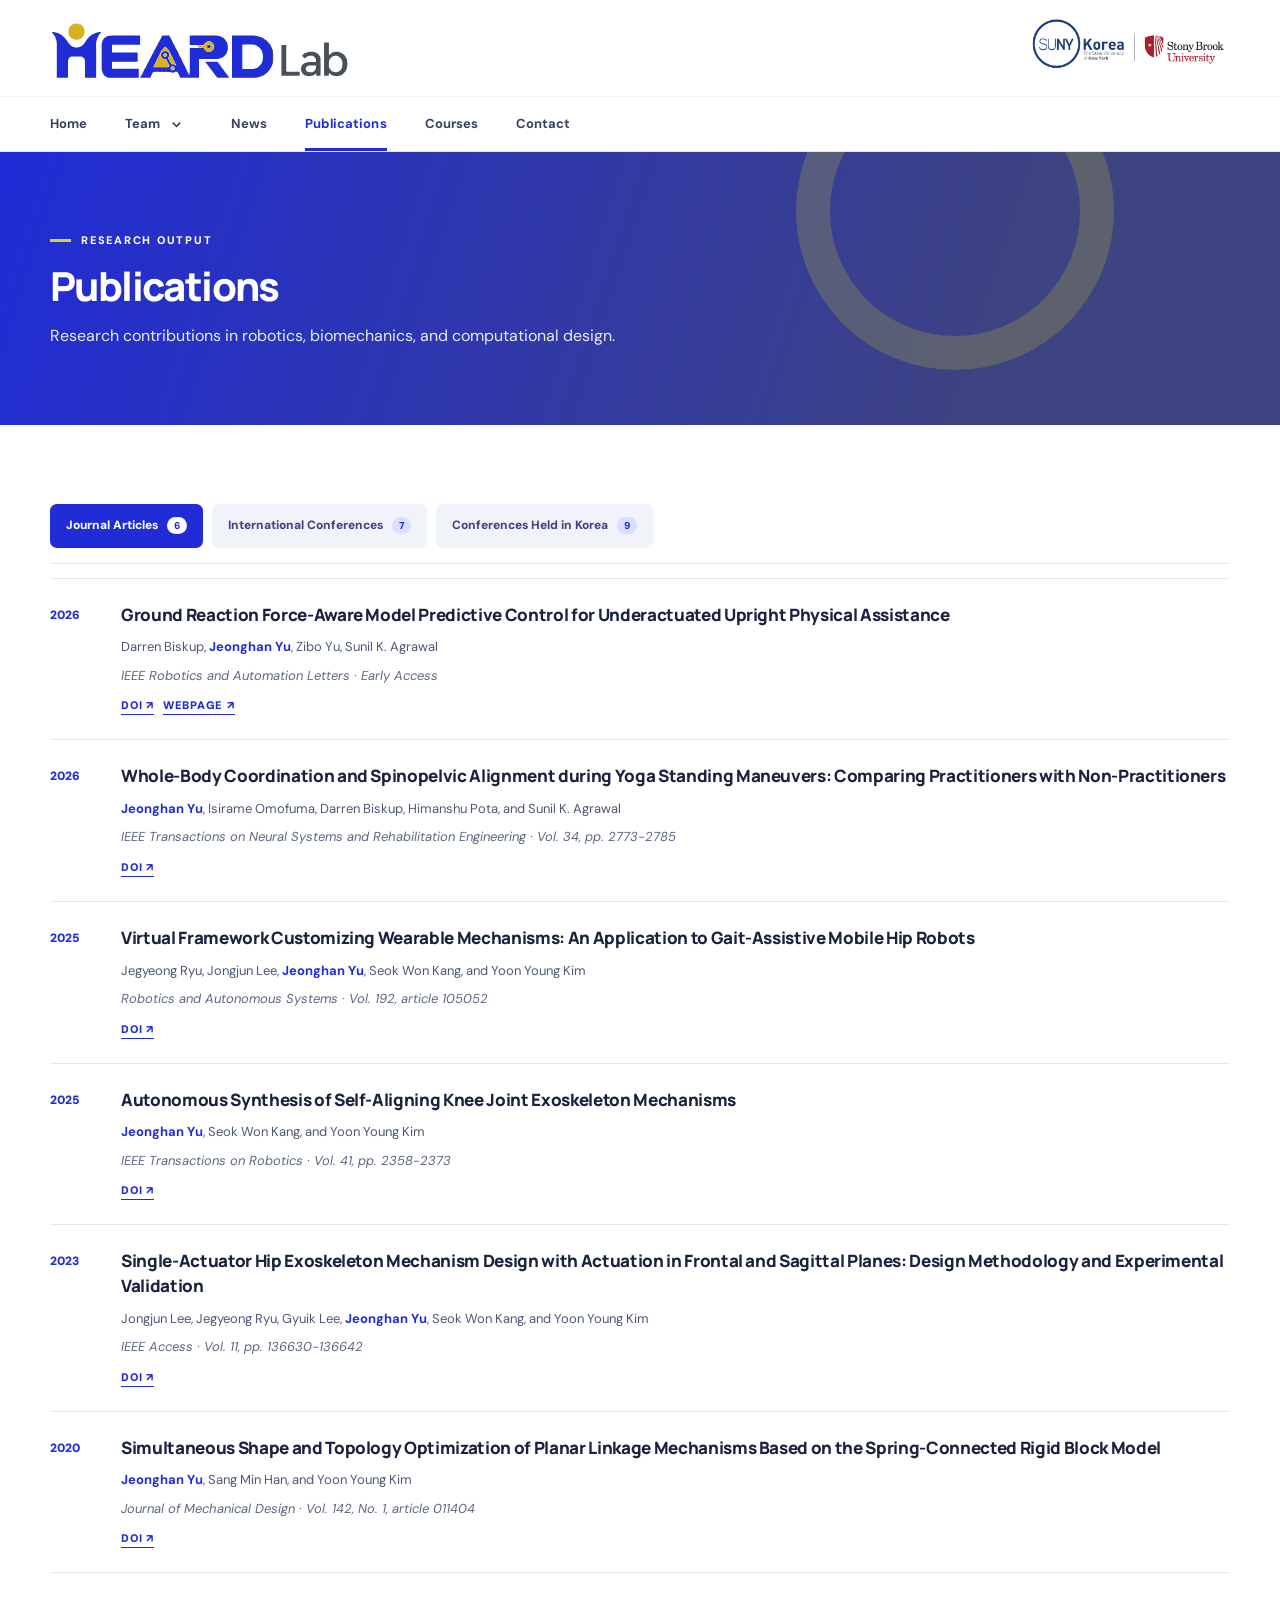
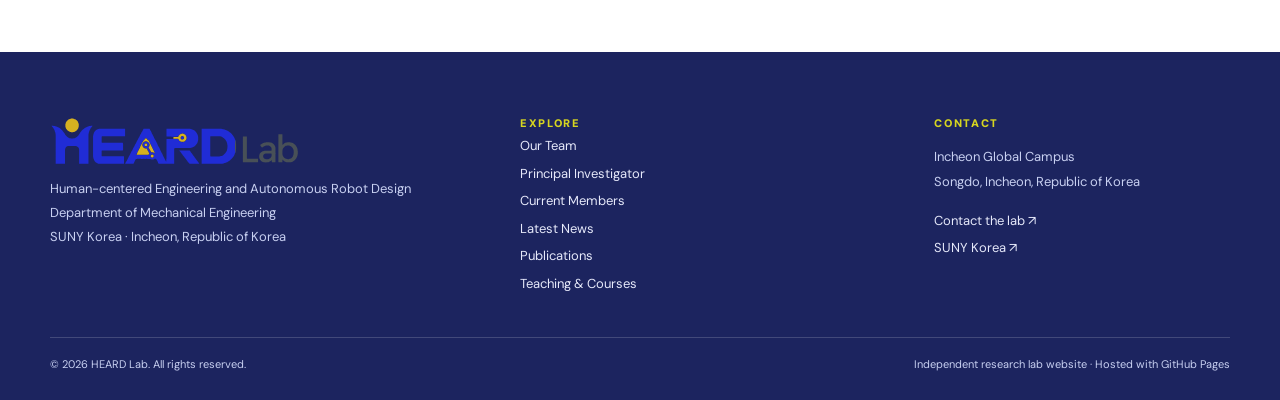
<file: publications.html>
<!doctype html>
<html lang="en">
<head>
<meta charset="UTF-8">
<meta name="viewport" content="width=device-width,initial-scale=1">
<meta name="theme-color" content="#202CD6">
<title>Publications | HEARD Lab</title>
<meta name="description" content="HEARD Lab journal articles and conference publications.">
<link rel="icon" href="assets/images/Logos/HEARD_H.svg" type="image/svg+xml">
<link rel="stylesheet" href="assets/css/style.css">
<script defer src="assets/js/content.js"></script>
<script defer src="assets/js/site.js"></script>
</head>
<body>

<a href="#main" class="skip-link">Skip to content</a><header class="site-header"><div class="container header-main"><a class="brand" href="index.html" aria-label="HEARD Lab home"><picture><source media="(max-width:540px)" srcset="assets/images/Logos/HEARD_H.svg" width="285" height="285"><img src="assets/images/Logos/HEARD.svg" alt="HEARD Lab" class="brand-logo" width="1365" height="273"></picture></a><div class="school-logo"><a href="https://www.sunykorea.ac.kr/en/" target="_blank" rel="noopener noreferrer" aria-label="SUNY Korea website"><img src="assets/images/7_SUNY_sbu_eng.png" alt="SUNY Korea temporary wordmark, replace with official school logo"></a></div><button id="menu-toggle" class="menu-toggle" aria-controls="site-nav" aria-expanded="false">☰ &nbsp;Menu</button></div><div class="nav-row"><nav class="container nav-inner" id="site-nav" aria-label="Main navigation"><a class="nav-link" href="index.html">Home</a><div class="nav-team" id="nav-team"><div class="nav-team-row"><a class="nav-link" href="team.html">Team</a><button class="team-menu-toggle" id="team-menu-toggle" type="button" aria-label="Toggle Team submenu" aria-expanded="false" aria-controls="team-submenu"><svg viewBox="0 0 16 16" aria-hidden="true"><path d="m4 6 4 4 4-4"/></svg></button></div><div class="team-submenu" id="team-submenu" hidden><a href="pi.html">Principal Investigator</a><a href="members.html">Current Members</a></div></div><a class="nav-link" href="news.html">News</a><a class="nav-link active" href="publications.html" aria-current="page">Publications</a><a class="nav-link" href="courses.html">Courses</a><a class="nav-link" href="contact.html">Contact</a></nav></div></header>

<main id="main">

  <div class="page-intro">
    <div class="container">
      <div class="eyebrow">Research Output</div>
      <h1>Publications</h1>
      <p>
        Research contributions in robotics, biomechanics,
        and computational design.
      </p>
    </div>
  </div>

  <section class="section">
    <div class="container">

      <div class="tabs" role="tablist" aria-label="Publication categories">

        <button type="button" role="tab" aria-selected="true"
                class="tab-button active" data-tab="journal">
          Journal Articles
          <span class="count" data-count="journal"></span>
        </button>

        <button type="button" role="tab" aria-selected="false"
                class="tab-button" data-tab="international">
          International Conferences
          <span class="count" data-count="international"></span>
        </button>

        <button type="button" role="tab" aria-selected="false"
                class="tab-button" data-tab="korea">
          Conferences Held in Korea
          <span class="count" data-count="korea"></span>
        </button>

      </div>

      <section class="tab-pane active"
               data-tab-content="journal"
               aria-label="Journal Articles">
        <div class="pub-list" id="journal-pubs"></div>
      </section>

      <section class="tab-pane"
               data-tab-content="international"
               aria-label="International Conferences">
        <div class="pub-list" id="international-pubs"></div>
      </section>

      <section class="tab-pane"
               data-tab-content="korea"
               aria-label="Conferences Held in Korea">
        <div class="pub-list" id="korea-pubs"></div>
      </section>

    </div>
  </section>

</main>

<footer class="site-footer"><div class="container footer-top"><div><a class="footer-brand" href="index.html" aria-label="HEARD Lab home"><img src="assets/images/Logos/HEARD.svg" alt="HEARD Lab" width="1365" height="273"></a><p class="footer-muted">Human-centered Engineering and Autonomous Robot Design<br>Department of Mechanical Engineering<br>SUNY Korea · Incheon, Republic of Korea</p></div><div><div class="footer-label">Explore</div><div class="footer-links"><a href="team.html">Our Team</a><a href="pi.html">Principal Investigator</a><a href="members.html">Current Members</a><a href="news.html">Latest News</a><a href="publications.html">Publications</a><a href="courses.html">Teaching & Courses</a></div></div><div><div class="footer-label">Contact</div><p class="footer-muted">Incheon Global Campus<br>Songdo, Incheon, Republic of Korea</p><div class="footer-links"><a href="contact.html">Contact the lab ↗</a><a href="https://www.sunykorea.ac.kr/en/" target="_blank" rel="noopener noreferrer">SUNY Korea ↗</a></div></div></div><div class="container footer-bottom"><span>© 2026 HEARD Lab. All rights reserved.</span><span>Independent research lab website · Hosted with GitHub Pages</span></div></footer>
</body>
</html>
</file>
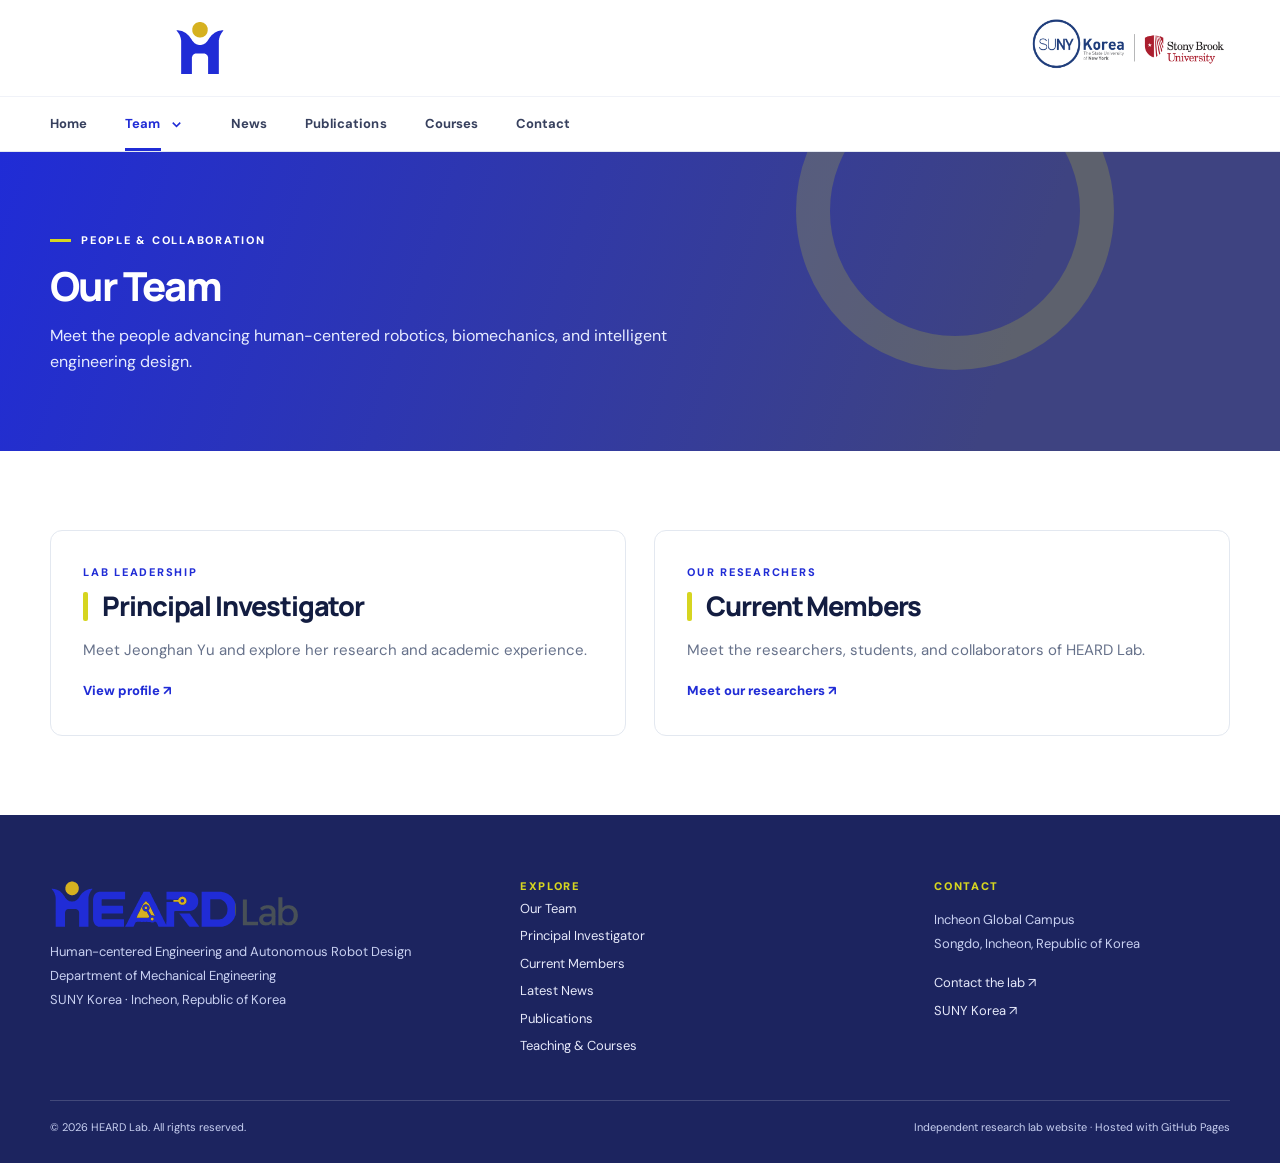
<file: team.html>
<!doctype html>
<html lang="en">
<head>
<meta charset="UTF-8">
<meta name="viewport" content="width=device-width,initial-scale=1">
<meta name="theme-color" content="#202CD6">
<title>Team | HEARD Lab</title>
<meta name="description" content="Meet the principal investigator and researchers at HEARD Lab.">
<link rel="icon" href="assets/images/Logos/HEARD_H.svg" type="image/svg+xml">
<link rel="stylesheet" href="assets/css/style.css">
<script defer src="assets/js/content.js"></script>
<script defer src="assets/js/site.js"></script>
</head>
<body>
<a href="#main" class="skip-link">Skip to content</a><header class="site-header"><div class="container header-main"><a class="brand" href="index.html" aria-label="HEARD Lab home"><picture><source media="(max-width:540px)" srcset="assets/images/Logos/HEARD_H.svg" width="285" height="285"><img src="assets/images/Logos/HEARD.svg" alt="HEARD Lab" class="brand-logo" width="1365" height="273"></picture></a><div class="school-logo"><a href="https://www.sunykorea.ac.kr/en/" target="_blank" rel="noopener noreferrer" aria-label="SUNY Korea website"><img src="assets/images/7_SUNY_sbu_eng.png" alt="SUNY Korea temporary wordmark, replace with official school logo"></a></div><button id="menu-toggle" class="menu-toggle" aria-controls="site-nav" aria-expanded="false">☰ &nbsp;Menu</button></div><div class="nav-row"><nav class="container nav-inner" id="site-nav" aria-label="Main navigation"><a class="nav-link" href="index.html">Home</a><div class="nav-team" id="nav-team"><div class="nav-team-row"><a class="nav-link active" href="team.html" aria-current="page">Team</a><button class="team-menu-toggle active" id="team-menu-toggle" type="button" aria-label="Toggle Team submenu" aria-expanded="false" aria-controls="team-submenu"><svg viewBox="0 0 16 16" aria-hidden="true"><path d="m4 6 4 4 4-4"/></svg></button></div><div class="team-submenu" id="team-submenu" hidden><a href="pi.html">Principal Investigator</a><a href="members.html">Current Members</a></div></div><a class="nav-link" href="news.html">News</a><a class="nav-link" href="publications.html">Publications</a><a class="nav-link" href="courses.html">Courses</a><a class="nav-link" href="contact.html">Contact</a></nav></div></header>
<main id="main"><div class="page-intro"><div class="container"><div class="eyebrow">People &amp; collaboration</div><h1>Our Team</h1><p>Meet the people advancing human-centered robotics, biomechanics, and intelligent engineering design.</p></div></div><section class="section"><div class="container team-overview"><a class="team-overview-card" href="pi.html"><span class="section-kicker">Lab Leadership</span><h2>Principal Investigator</h2><p>Meet Jeonghan Yu and explore her research and academic experience.</p><span class="link-more">View profile &#8599;</span></a><a class="team-overview-card" href="members.html"><span class="section-kicker">Our Researchers</span><h2>Current Members</h2><p>Meet the researchers, students, and collaborators of HEARD Lab.</p><span class="link-more">Meet our researchers &#8599;</span></a></div></section></main>

<footer class="site-footer"><div class="container footer-top"><div><a class="footer-brand" href="index.html" aria-label="HEARD Lab home"><img src="assets/images/Logos/HEARD.svg" alt="HEARD Lab" width="1365" height="273"></a><p class="footer-muted">Human-centered Engineering and Autonomous Robot Design<br>Department of Mechanical Engineering<br>SUNY Korea · Incheon, Republic of Korea</p></div><div><div class="footer-label">Explore</div><div class="footer-links"><a href="team.html">Our Team</a><a href="pi.html">Principal Investigator</a><a href="members.html">Current Members</a><a href="news.html">Latest News</a><a href="publications.html">Publications</a><a href="courses.html">Teaching & Courses</a></div></div><div><div class="footer-label">Contact</div><p class="footer-muted">Incheon Global Campus<br>Songdo, Incheon, Republic of Korea</p><div class="footer-links"><a href="contact.html">Contact the lab ↗</a><a href="https://www.sunykorea.ac.kr/en/" target="_blank" rel="noopener noreferrer">SUNY Korea ↗</a></div></div></div><div class="container footer-bottom"><span>© 2026 HEARD Lab. All rights reserved.</span><span>Independent research lab website · Hosted with GitHub Pages</span></div></footer>
</body>
</html>
</file>
<file: assets/css/style.css>
@import url('https://fonts.googleapis.com/css2?family=DM+Sans:wght@400;500;600;700&family=Manrope:wght@400;500;600;700;800&display=swap');
:root{--blue:#202CD6;--sky:#1D8AD6;--lime:#D6D520;--gold:#D6B120;--slate:#3E4381;--ink:#192340;--muted:#66718A;--line:#E3E8F0;--bg:#F8FAFD;--white:#FFFFFF;--radius:18px;--shadow:0 18px 55px rgba(31,40,78,.08)}
*{box-sizing:border-box}html{scroll-behavior:smooth}body{margin:0;font-family:'DM Sans',Arial,sans-serif;color:var(--ink);background:white;font-size:15px;line-height:1.65}a{color:inherit;text-decoration:none}a:hover{color:var(--blue)}button,input{font:inherit}button{cursor:pointer}img{display:block;max-width:100%}.container{width:min(1180px,calc(100% - 64px));margin-inline:auto}.sr-only{position:absolute;width:1px;height:1px;overflow:hidden;clip:rect(0,0,0,0);white-space:nowrap}.skip-link{position:absolute;top:-80px;left:10px;background:#fff;color:var(--blue);z-index:200;padding:12px}.skip-link:focus{top:10px}
.site-header{position:relative;z-index:30;background:#fff;border-bottom:1px solid var(--line)}.header-main{display:flex;align-items:center;justify-content:space-between;gap:24px;min-height:96px}.brand{display:flex;align-items:center;min-width:0;flex-shrink:0}.brand picture{display:block}.brand-logo{width:auto;height:60px;aspect-ratio:5/1;object-fit:contain}.brand:focus-visible,.footer-brand:focus-visible{outline:3px solid var(--sky);outline-offset:5px}.school-logo{display:flex;align-items:center;justify-content:flex-end;flex-shrink:0}.school-logo img{width:210px;height:auto}.nav-row{border-top:1px solid #F0F2F8;background:#fff}.nav-inner{display:flex;align-items:center;gap:38px;min-height:54px}.nav-link{position:relative;display:inline-flex;align-items:center;min-height:54px;font-weight:700;letter-spacing:.005em;color:#37405E;font-size:13px}.nav-link.active,.nav-link:hover{color:var(--blue)}.nav-link.active:after{content:'';position:absolute;bottom:0;left:0;right:0;height:3px;background:var(--blue)}.menu-toggle{display:none;border:1px solid var(--line);background:white;padding:9px 12px;border-radius:9px;color:var(--ink)}
.hero{position:relative;min-height:560px;display:flex;align-items:center;overflow:hidden;background:#141E4F;color:#fff}.hero-photo,.hero-photo img{position:absolute;inset:0;width:100%;height:100%}.hero-photo img{object-fit:cover;object-position:60% center}.hero:before{content:'';position:absolute;inset:0;z-index:1;background:linear-gradient(90deg,rgba(20,27,81,.98) 0%,rgba(32,44,214,.89) 36%,rgba(27,49,104,.35) 68%,rgba(10,21,58,.08) 100%)}.hero:after{content:'';position:absolute;z-index:1;inset:auto -100px -155px 38%;height:220px;transform:rotate(-12deg);background:rgba(29,138,214,.18)}.hero-inner{position:relative;z-index:2;padding:90px 0 100px}.hero-copy{max-width:630px}.eyebrow{display:inline-flex;align-items:center;gap:10px;text-transform:uppercase;letter-spacing:.16em;font-size:11px;font-weight:800}.eyebrow:before{content:'';width:21px;height:3px;background:var(--lime);display:inline-block}.hero .eyebrow{color:#EDF1FF}.hero h1{font:800 clamp(43px,5.2vw,74px)/1.08 'Manrope',Arial,sans-serif;letter-spacing:-.055em;margin:23px 0 22px}.hero h1 em{font-style:normal;color:#E0E22A}.hero-desc{max-width:550px;color:#E9EEFF;font-size:17px;line-height:1.8}.hero-actions{display:flex;flex-wrap:wrap;gap:12px;margin-top:32px}.btn{display:inline-flex;align-items:center;justify-content:center;gap:11px;font-size:13px;font-weight:800;padding:14px 20px;border-radius:8px;transition:transform .16s,background .16s;border:1px solid transparent}.btn:hover{transform:translateY(-2px)}.btn-primary{background:var(--lime);color:#1D235C}.btn-primary:hover{background:#F0ED3C;color:#111940}.btn-outline{border-color:rgba(255,255,255,.7);color:#fff}.btn-outline:hover{background:#fff;color:var(--blue)}.hero-caption{position:absolute;bottom:18px;right:20px;z-index:2;background:rgba(0,0,0,.38);padding:4px 9px;font-size:10px;color:#E6EAF1;border-radius:4px}.hero-side-mark{height:7px;background:linear-gradient(90deg,var(--blue) 0 36%,var(--sky) 36% 65%,var(--lime) 65% 87%,var(--gold) 87% 100%)}
.section{padding:79px 0}.section-tinted{background:var(--bg)}.section-head{display:flex;justify-content:space-between;align-items:flex-end;gap:20px;margin-bottom:29px}.section-kicker{display:block;font-size:11px;color:var(--blue);text-transform:uppercase;font-weight:800;letter-spacing:.16em;margin-bottom:9px}.section h2,.page-intro h1{font:800 clamp(27px,3.2vw,40px)/1.22 'Manrope',Arial,sans-serif;letter-spacing:-.04em;margin:0;color:#131D41}.section h2:before{content:'';height:29px;width:5px;background:var(--lime);display:inline-block;vertical-align:-5px;margin-right:14px;border-radius:2px}.section-lead{font-size:17px;color:#46516E;max-width:740px;margin:14px 0 0}.link-more{color:var(--blue);font-size:13px;font-weight:800;white-space:nowrap}.link-more:hover{text-decoration:underline}.about-grid{display:grid;grid-template-columns:1.15fr .85fr;gap:56px;align-items:center}.about-text p{color:#4D5974;font-size:16px;line-height:1.9}.about-text p:first-child{margin-top:0}.about-visual{border-radius:17px;overflow:hidden;box-shadow:var(--shadow);position:relative}.about-visual img{width:100%;aspect-ratio:4/3;object-fit:cover}.about-visual figcaption{position:absolute;bottom:0;left:0;right:0;background:linear-gradient(0deg,rgba(16,29,61,.88),transparent);color:#fff;font-size:12px;padding:48px 18px 18px}.pillar-grid{display:grid;grid-template-columns:repeat(3,minmax(0,1fr));gap:22px;margin-top:38px}.pillar-card{background:#fff;border:1px solid var(--line);border-radius:14px;overflow:hidden;transition:transform .2s,box-shadow .2s}.pillar-card:hover{transform:translateY(-4px);box-shadow:var(--shadow)}.pillar-card img{width:100%;height:175px;object-fit:cover}.pillar-card .pillar-body{padding:22px 23px 25px}.pillar-card .pillar-number{color:var(--blue);font-size:11px;letter-spacing:.1em;font-weight:900}.pillar-card h3{font:800 18px/1.35 'Manrope';margin:9px 0 9px;letter-spacing:-.025em}.pillar-card p{margin:0;color:var(--muted);font-size:13px;line-height:1.7}
.news-layout{display:grid;grid-template-columns:1.8fr 1fr;gap:49px}.news-grid{display:grid;grid-template-columns:repeat(2,minmax(0,1fr));gap:19px}.news-card{border:1px solid var(--line);border-radius:13px;overflow:hidden;background:#fff;min-width:0}.news-card-feature{grid-column:1/-1;display:grid;grid-template-columns:43% 1fr}.news-art{min-height:145px;background:#E6EAFE;position:relative;overflow:hidden;display:flex;align-items:center;justify-content:center}.news-card-feature .news-art{min-height:185px}.news-art:before{content:'';position:absolute;width:140px;height:140px;border:32px solid rgba(255,255,255,.35);border-radius:50%;right:-25px;top:-48px}.news-art span{font:800 clamp(38px,5vw,74px)/1 'Manrope';color:rgba(255,255,255,.7);letter-spacing:-.08em;position:relative}.news-art.abstract{background:linear-gradient(135deg,#202CD6,#3E4381)}.news-art.robotics{background:linear-gradient(135deg,#1D8AD6,#202CD6)}.news-art.design{background:linear-gradient(135deg,#3E4381,#D6B120)}.news-body{padding:19px 21px}.meta{font-size:11px;letter-spacing:.04em;font-weight:800;color:var(--sky)}.news-card h3{margin:10px 0 6px;font:800 16px/1.42 'Manrope';letter-spacing:-.025em}.news-card p{margin:0;font-size:12.5px;color:var(--muted);line-height:1.7}.aside-header{margin-bottom:21px}.aside-header h2{font-size:26px}.announcement-list{border-top:1px solid var(--line)}.announcement-item{border-bottom:1px solid var(--line);padding:18px 0;display:block}.announcement-item .tag{font-size:10px;text-transform:uppercase;color:var(--blue);font-weight:800;letter-spacing:.12em}.announcement-item h3{margin:5px 0 5px;font-size:15px;font-weight:800;line-height:1.4}.announcement-item p{margin:0;color:var(--muted);font-size:12px}
.pub-list{border-top:1px solid var(--line)}.pub-item{border-bottom:1px solid var(--line);padding:24px 0;display:grid;grid-template-columns:58px 1fr;gap:13px}.pub-year{font-size:12px;font-weight:900;color:var(--blue);padding-top:3px}.pub-item h3{font:800 17px/1.45 'Manrope';letter-spacing:-.02em;margin:0 0 9px}.pub-item .authors{font-size:13px;color:#4C5974;margin:0 0 7px}.pub-item .authors strong{color:var(--blue)}.venue{font-size:13px;font-style:italic;color:#5B6881;margin:0}.pub-tags{display:flex;align-items:center;flex-wrap:wrap;gap:9px;margin-top:10px}.paper-link{font-size:11px;text-transform:uppercase;color:var(--blue);font-weight:900;letter-spacing:.07em;border-bottom:1px solid var(--blue)}.paper-link:focus-visible{outline:3px solid var(--blue);outline-offset:3px}.pub-tags:empty{display:none}.paper-kind{background:#F0F3FE;color:var(--slate);font-size:10px;font-weight:800;border-radius:99px;padding:4px 9px}.publication-layout{display:grid;grid-template-columns:1fr;max-width:960px}.home-pub-feature{display:grid;grid-template-columns:minmax(0,1fr) 300px;gap:60px;align-items:center}.feature-quote{background:#242C8A;color:#fff;border-radius:16px;padding:38px 32px;position:relative;overflow:hidden}.feature-quote:before{content:'';height:130px;width:130px;border-radius:50%;border:24px solid rgba(214,213,32,.21);position:absolute;top:-70px;right:-50px}.feature-quote small{display:block;letter-spacing:.15em;text-transform:uppercase;color:#D6D520;font-weight:900}.feature-quote p{position:relative;font:800 25px/1.4 'Manrope';letter-spacing:-.035em}.feature-quote span{color:#D9DEFD;font-size:12px}
.people-layout{display:grid;grid-template-columns:1.15fr 1fr;gap:55px}.pi-card{display:grid;grid-template-columns:145px 1fr;gap:25px;align-items:start}.pi-card img{border-radius:10px;width:145px;height:173px;object-fit:cover}.pi-card h3{font:800 23px/1.3 'Manrope';margin:0 0 6px}.pi-card .role{font-size:13px;font-weight:800;color:var(--blue);margin:0 0 12px}.pi-card p{font-size:13px;color:var(--muted);line-height:1.75;margin:0 0 12px}.member-strip{display:grid;grid-template-columns:repeat(3,1fr);gap:11px}.member-mini{background:#F1F4FB;border-radius:10px;padding:19px 10px;text-align:center}.member-mini .avatar{margin:0 auto 11px}.member-mini strong{display:block;font-size:11.5px;line-height:1.3}.member-mini span:last-child{color:var(--muted);font-size:10px}.avatar{width:66px;height:66px;border-radius:50%;display:grid;place-items:center;font-size:17px;font-weight:900;color:var(--blue);background:#DCE2FA}.media-empty{display:flex;align-items:center;gap:26px;border:1px dashed #B4BED4;border-radius:12px;padding:28px;background:#FAFBFE}.media-icon{min-width:64px;height:64px;border-radius:18px;background:#ECEFFC;display:grid;place-items:center;color:var(--blue);font-size:28px}.media-empty strong{display:block;margin-bottom:5px}.media-empty p{color:var(--muted);font-size:13px;margin:0}
.site-footer{background:#1C245F;color:#F5F6FF;margin-top:0}.footer-top{display:grid;grid-template-columns:1.15fr 1fr .8fr;gap:45px;padding:62px 0 40px}.footer-brand{display:block;width:250px;max-width:100%}.footer-brand img{width:100%;height:auto;aspect-ratio:5/1;object-fit:contain}.footer-muted{color:#C8D0F1;font-size:13px;line-height:1.85}.footer-label{font-size:11px;letter-spacing:.15em;color:#D6D520;font-weight:900;text-transform:uppercase}.footer-links a{display:block;color:#E6E9FA;font-size:13px;padding:3px 0}.footer-links a:hover{color:#D6D520}.footer-bottom{border-top:1px solid rgba(255,255,255,.17);display:flex;justify-content:space-between;gap:20px;padding:17px 0 27px;font-size:11px;color:#C8D0F1}
.page-intro{background:linear-gradient(108deg,#202CD6 0%,#3E4381 78%);color:#fff;padding:73px 0 76px;position:relative;overflow:hidden}.page-intro:after{content:'';position:absolute;border:34px solid rgba(214,213,32,.2);width:250px;height:250px;border-radius:100%;right:13%;top:-100px}.page-intro h1{color:#fff;margin:12px 0 12px}.page-intro p{color:#E7ECFF;font-size:16px;max-width:660px;margin:0}.page-content{min-height:42vh}.team-pi{display:grid;grid-template-columns:255px 1fr;gap:40px;max-width:950px;align-items:start}.team-pi img{width:255px;border-radius:14px;max-height:300px;object-fit:cover}.team-pi h2{margin-bottom:8px}.team-pi p{font-size:15px;color:#4D5974;line-height:1.9}.members-grid{display:grid;grid-template-columns:repeat(3,1fr);gap:22px}.member-card{border:1px solid var(--line);border-radius:15px;padding:30px;text-align:center}.member-card .avatar{width:95px;height:95px;font-size:26px;margin:0 auto 20px}.member-card h3{font:800 18px 'Manrope';margin:0 0 6px}.member-card p{color:var(--muted);font-size:13px;margin:0}.notice{background:#F0F3FF;padding:16px 20px;border-left:4px solid var(--blue);font-size:13px;color:#4D5974;border-radius:4px}.page-news-grid{display:grid;grid-template-columns:repeat(2,minmax(0,1fr));gap:20px}.page-news-grid .news-card-feature{grid-column:auto;display:block}.page-news-grid .news-card-feature .news-art{min-height:170px}.tabs{display:flex;flex-wrap:wrap;gap:9px;border-bottom:1px solid var(--line);padding-bottom:15px;margin-bottom:14px}.tab-button{background:#F0F3FA;color:var(--slate);border:1px solid transparent;border-radius:7px;padding:11px 15px;font-size:12px;font-weight:800}.tab-button.active,.tab-button:hover{background:var(--blue);color:#fff}.tab-pane{display:none}.tab-pane.active{display:block}.count{background:#D9DFFE;border-radius:20px;color:var(--blue);padding:2px 7px;font-size:10px;margin-left:6px}.tab-button.active .count{background:#fff;color:var(--blue)}.course-grid{display:grid;grid-template-columns:repeat(2,minmax(0,1fr));gap:21px}.course-card{border:1px solid var(--line);padding:30px;border-radius:15px;background:white}.course-code{color:var(--blue);font:800 15px 'Manrope'}.course-card h3{font:800 22px/1.36 'Manrope';margin:12px 0 12px}.course-card p{color:var(--muted);font-size:14px}.course-info{display:flex;gap:8px;flex-wrap:wrap}.course-info span{background:#F1F3FA;color:var(--slate);padding:4px 9px;font-size:11px;border-radius:5px;font-weight:800}.contact-grid{display:grid;grid-template-columns:1fr 1fr;gap:34px}.contact-panel{padding:32px;border-radius:16px;border:1px solid var(--line)}.contact-panel h3{font:800 22px 'Manrope';margin:0 0 16px}.contact-panel p{color:var(--muted);font-size:15px}.contact-panel a{color:var(--blue);font-weight:800;overflow-wrap:anywhere}.contact-note{padding:15px;border-left:4px solid var(--lime);background:#F9FAEE;color:#596075;font-size:13px}.about-bottom{display:flex;align-items:center;gap:16px;margin-top:22px}.fineprint{font-size:12px;color:var(--muted)}.spacer-bottom{padding-bottom:100px}
@media(max-width:900px){.container{width:min(100% - 42px,1180px)}.hero{min-height:520px}.about-grid,.news-layout,.people-layout,.home-pub-feature{grid-template-columns:1fr;gap:30px}.pillar-grid{gap:15px}.footer-top{grid-template-columns:1fr 1fr;gap:25px}.feature-quote{display:none}.about-visual{max-width:650px}.school-logo img{width:170px}}@media(max-width:640px){.container{width:calc(100% - 34px)}.header-main{min-height:78px;gap:12px}.brand-logo{height:48px}.menu-toggle{flex-shrink:0}.school-logo{margin-left:auto}.school-logo img{width:120px}.menu-toggle{display:block}.nav-inner{display:none;flex-direction:column;gap:0;align-items:stretch;padding:7px 0}.nav-inner.is-open{display:flex}.nav-link{min-height:45px}.nav-link.active:after{left:0;right:auto;width:3px;height:25px;bottom:auto;top:10px}.nav-link{padding-left:12px}.hero{min-height:560px}.hero:before{background:linear-gradient(90deg,rgba(22,30,87,.97),rgba(28,45,147,.8))}.hero-inner{padding:68px 0 78px}.hero h1{font-size:44px}.hero-desc{font-size:15px}.section{padding:55px 0}.section-head{align-items:flex-start;flex-direction:column;gap:8px}.pillar-grid,.page-news-grid,.course-grid,.contact-grid,.members-grid{grid-template-columns:1fr}.news-grid{grid-template-columns:1fr}.news-card-feature{grid-template-columns:1fr}.news-card-feature .news-art{min-height:145px}.people-layout{gap:38px}.pi-card{grid-template-columns:120px 1fr;gap:16px}.pi-card img{width:120px;height:146px}.pi-card h3{font-size:19px}.team-pi{grid-template-columns:1fr}.team-pi img{width:220px}.footer-top{grid-template-columns:1fr;padding:50px 0 24px}.footer-bottom{flex-direction:column;gap:5px}.page-intro{padding:56px 0}.pub-item{grid-template-columns:1fr;gap:5px}.pub-year{font-size:11px}.member-strip{gap:8px}.member-mini{padding:15px 4px}.member-mini .avatar{width:54px;height:54px}.media-empty{align-items:flex-start}}
@media(prefers-reduced-motion:reduce){html{scroll-behavior:auto}*,*:before,*:after{transition:none!important}}

/* Team profiles: shared cards for members and collaborators. */
.team-pi{grid-template-columns:minmax(240px,320px) minmax(0,1fr);max-width:none;gap:clamp(28px,5vw,64px)}
.team-pi img{width:100%;height:auto;max-height:none;aspect-ratio:4/5;object-fit:cover;object-position:center top;border-radius:12px}
.team-pi h3{font:800 clamp(25px,3vw,34px)/1.25 'Manrope',Arial,sans-serif;letter-spacing:-.035em;margin:0 0 12px}
.team-pi .role{font-size:15px;color:var(--slate)}
.team-pi p{max-width:72ch}
.profile-links{display:flex;flex-wrap:wrap;gap:12px;margin-top:25px}
.profile-links a{display:inline-flex;align-items:center;gap:9px;padding:10px 14px;border:1px solid var(--line);border-radius:7px;font-size:13px;font-weight:700;color:var(--blue)}
.profile-links a:hover{background:var(--bg);border-color:var(--blue)}
.profile-links svg{width:20px;height:20px;fill:currentColor;flex-shrink:0}
.profile-links a:focus-visible,.member-email:focus-visible,.member-mini:focus-visible{outline:3px solid var(--blue);outline-offset:4px}
.members-grid{grid-template-columns:repeat(3,minmax(0,1fr));gap:28px}
.member-card{padding:0;text-align:left;background:#fff;overflow:hidden;border-radius:12px;transition:border-color .18s,box-shadow .18s;min-width:0}
.member-card:hover{border-color:#B4BED4;box-shadow:0 8px 24px rgba(31,40,78,.06)}
.member-card .profile-photo{width:100%;height:auto;aspect-ratio:4/5;object-fit:cover;object-position:center top;background:#EEF1F8}
.member-body{padding:24px;overflow-wrap:anywhere}
.member-card h3{line-height:1.4;margin-bottom:9px}
.member-card .member-affiliation{margin-bottom:12px;color:var(--slate)}
.research-label{display:inline-block;background:#EEF1FC;color:var(--slate);border-left:3px solid var(--lime);padding:4px 9px;font-size:12px;font-weight:700;margin:3px 0 12px}
.member-biography{margin:16px 0 20px}
.member-card .member-bio{font-size:14px;line-height:1.8;margin:0}
.member-bio.is-collapsed{display:-webkit-box;-webkit-box-orient:vertical;-webkit-line-clamp:3;overflow:hidden}
.bio-toggle{display:block;border:0;background:transparent;padding:6px 0;margin-top:4px;color:var(--blue);font:inherit;font-size:13px;font-weight:700;cursor:pointer}
.bio-toggle[hidden]{display:none}
.bio-toggle:hover{text-decoration:underline}
.bio-toggle:focus-visible{outline:3px solid var(--blue);outline-offset:3px}
.member-email{display:inline-block;font-size:13px;color:var(--blue);text-underline-offset:3px}
.member-email:hover{text-decoration:underline}
.profiles-empty{grid-column:1/-1;width:100%;margin:0;padding:24px 0;border-top:1px solid var(--line);color:var(--muted);font-size:14px}
.member-mini{min-width:0;overflow-wrap:anywhere}
.member-mini .profile-photo{width:66px;height:66px;object-fit:cover;object-position:center top;border-radius:50%;margin:0 auto 11px}
@media(max-width:900px){.members-grid{grid-template-columns:repeat(2,minmax(0,1fr))}.team-pi{grid-template-columns:minmax(200px,260px) minmax(0,1fr)}}
@media(max-width:640px){.members-grid{grid-template-columns:1fr}.team-pi{grid-template-columns:1fr}.team-pi img{width:100%;max-width:320px}.member-mini .profile-photo{width:54px;height:54px}}
@media(prefers-reduced-motion:reduce){.member-card{transition:none}}

/* Academic position tags appear only on Current Member profiles and previews. */
.member-card .position-tag,.member-mini .position-tag{display:table;max-width:100%;background:rgba(32,44,214,.08);color:#202CD6;font-size:12px;font-weight:500;line-height:1.5;border-radius:999px;padding:3px 10px;margin:0 0 10px;white-space:normal;overflow-wrap:normal}
.member-mini .position-tag{font-size:11px;padding:3px 7px;margin:7px auto;overflow-wrap:anywhere}

/* News filtering and optional photographs, shared with the Home preview. */
.news-filters{display:flex;align-items:center;justify-content:space-between;gap:20px;margin-bottom:16px}
.news-categories{display:flex;flex-wrap:wrap;gap:8px}
.news-filter{border:1px solid var(--line);border-radius:999px;background:#fff;color:var(--slate);font-size:12px;font-weight:700;padding:8px 14px;min-height:40px}
.news-filter:hover{border-color:var(--blue);color:var(--blue)}
.news-filter.active{background:var(--blue);border-color:var(--blue);color:#fff}
.news-year-control{display:flex;align-items:center;gap:9px;flex-shrink:0;font-size:13px;color:var(--slate)}
.news-year-control select{font:inherit;color:var(--ink);background:#fff;border:1px solid var(--line);border-radius:7px;padding:9px 12px;min-height:40px}
.news-filter:focus-visible,.news-year-control select:focus-visible,.news-read-more:focus-visible{outline:3px solid var(--blue);outline-offset:3px}
.news-results{font-size:12px;color:var(--muted);margin:0 0 20px}
.news-empty{grid-column:1/-1;color:var(--muted);padding:24px 0;margin:0;border-top:1px solid var(--line)}
.news-art{aspect-ratio:8/5;min-height:0;isolation:isolate}
.news-image{position:absolute;inset:0;width:100%;height:100%;object-fit:cover;z-index:1}
.news-card-feature .news-art{aspect-ratio:8/5;min-height:185px}
.page-news-grid .news-art{aspect-ratio:8/5;min-height:0}
.news-read-more{display:inline-block;margin-top:15px}
.news-card-linked:hover{border-color:#B4BED4;box-shadow:0 8px 24px rgba(31,40,78,.06)}
@media(max-width:640px){.news-filters{align-items:flex-start;flex-direction:column;gap:14px}.news-year-control{align-self:flex-end}.news-card-feature .news-art{min-height:0}}

/* Shared profile interests grow naturally with content; no clipping or fixed height. */
.member-interests{margin:16px 0 20px}
.member-interests h4,.member-biography h4{margin:0 0 8px;font-size:12px;font-weight:700;line-height:1.5;color:var(--slate)}
.member-interests ul{margin:0;padding-left:20px;list-style:disc;color:var(--muted);font-size:14px;line-height:1.75}
.member-interests li{padding-left:2px;overflow-wrap:anywhere}
.member-interests li+li{margin-top:5px}
.member-interests li::marker{color:var(--blue)}

/* Team navigation: a real overview link plus an accessible disclosure button. */
.nav-team{position:relative}
.nav-team-row{display:flex;align-items:stretch}
.team-menu-toggle{display:flex;align-items:center;justify-content:center;width:32px;padding:0;border:0;background:transparent;color:#37405E}
.team-menu-toggle svg{width:15px;height:15px;fill:none;stroke:currentColor;stroke-width:1.6}
.team-menu-toggle:hover,.team-menu-toggle.active{color:var(--blue)}
.team-submenu{position:absolute;top:100%;left:0;z-index:40;min-width:230px;padding:7px;background:#fff;border:1px solid var(--line);border-radius:0 0 9px 9px;box-shadow:0 12px 28px rgba(31,40,78,.12)}
.team-submenu[hidden]{display:none}
.team-submenu a{display:block;padding:11px 13px;color:#37405E;font-size:13px;font-weight:700;border-radius:5px}
.team-submenu a:hover,.team-submenu a.active{color:var(--blue);background:#EEF1FC}
.nav-team a:focus-visible,.team-menu-toggle:focus-visible,.team-overview-card:focus-visible{outline:3px solid var(--blue);outline-offset:2px}
.team-overview{display:grid;grid-template-columns:repeat(2,minmax(0,1fr));gap:28px}
.team-overview-card{display:block;padding:32px;border:1px solid var(--line);border-radius:12px}
.team-overview-card:hover{border-color:var(--blue);background:var(--bg)}
.team-overview-card p{color:var(--muted)}
.team-overview-card h2{font-size:27px}
@media(max-width:640px){.nav-team-row .nav-link{flex:1}.team-menu-toggle{width:44px}.team-submenu{position:static;min-width:0;margin:0 0 8px 12px;box-shadow:none;border-radius:7px}.team-overview{grid-template-columns:1fr}}

/* Use the compact official symbol when both institution logos and Menu need room. */
@media(max-width:540px){.brand-logo{height:44px;aspect-ratio:1/1}}
</file>
